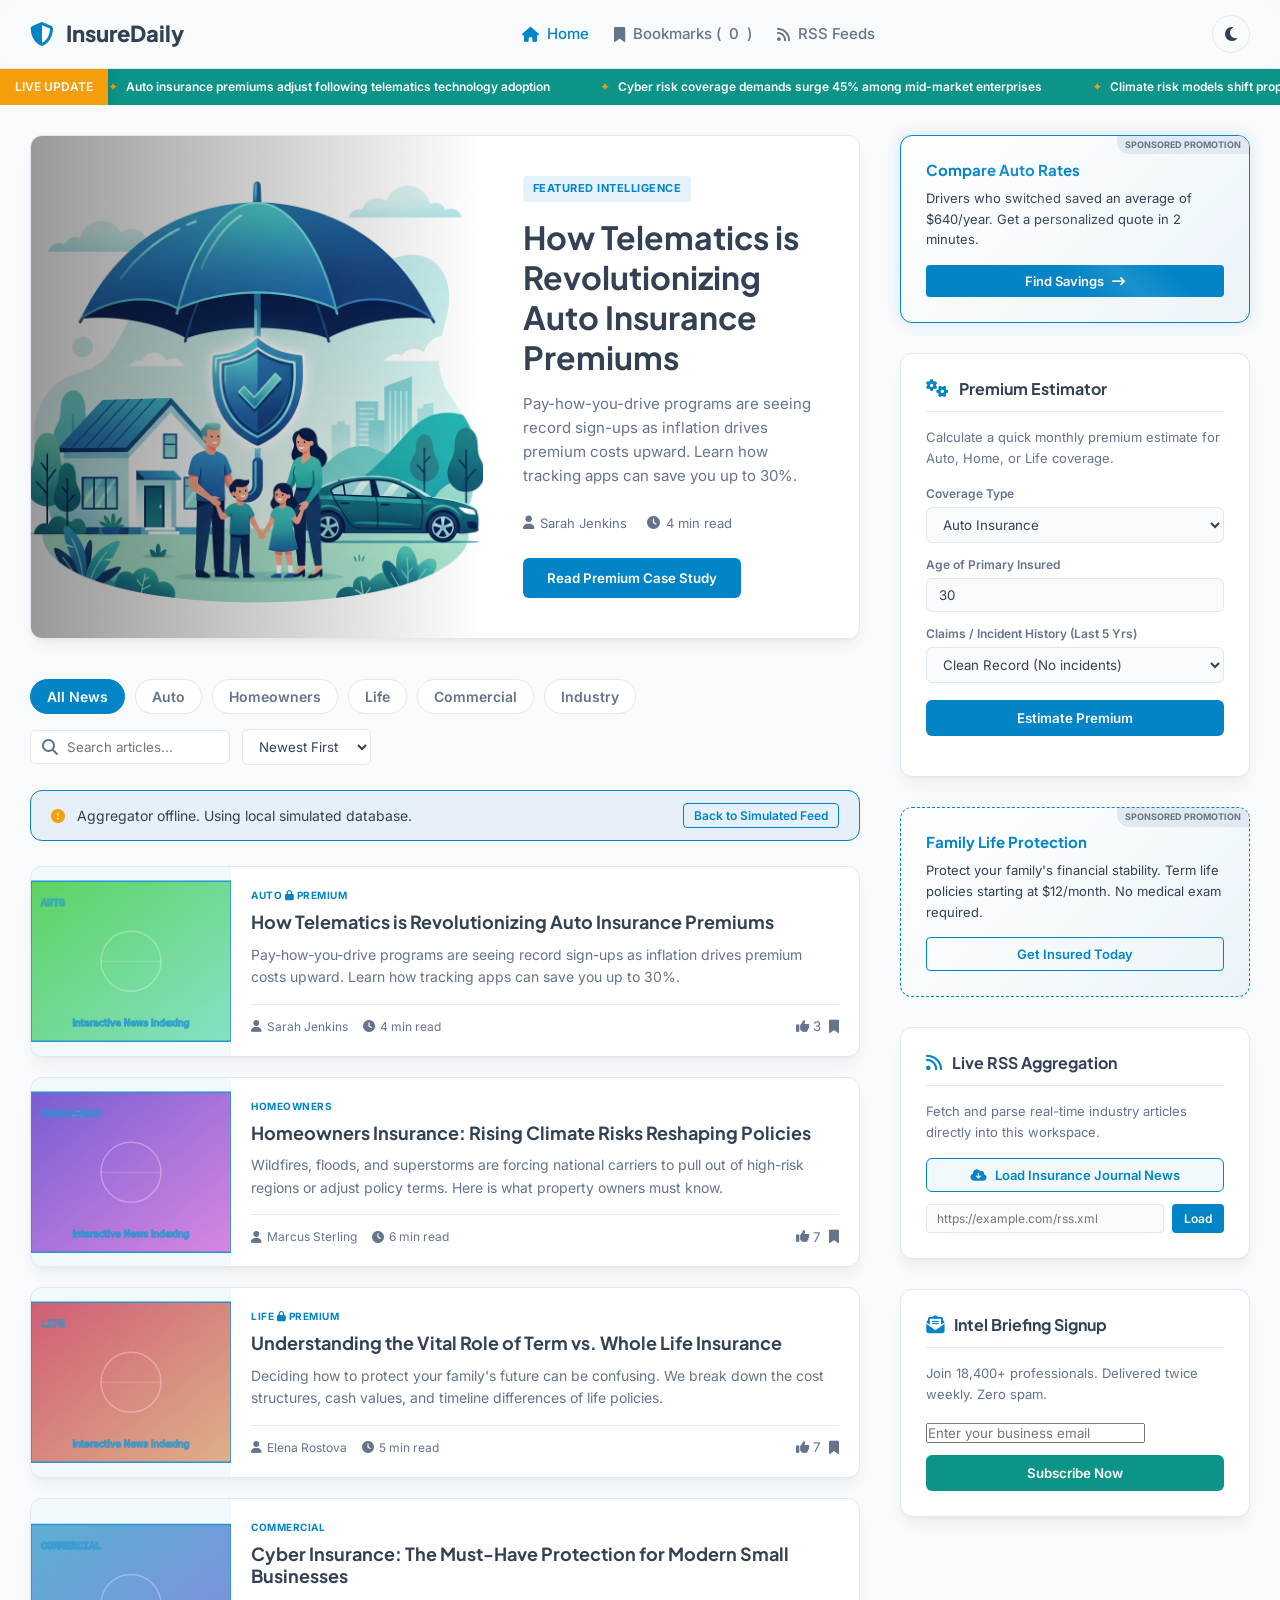
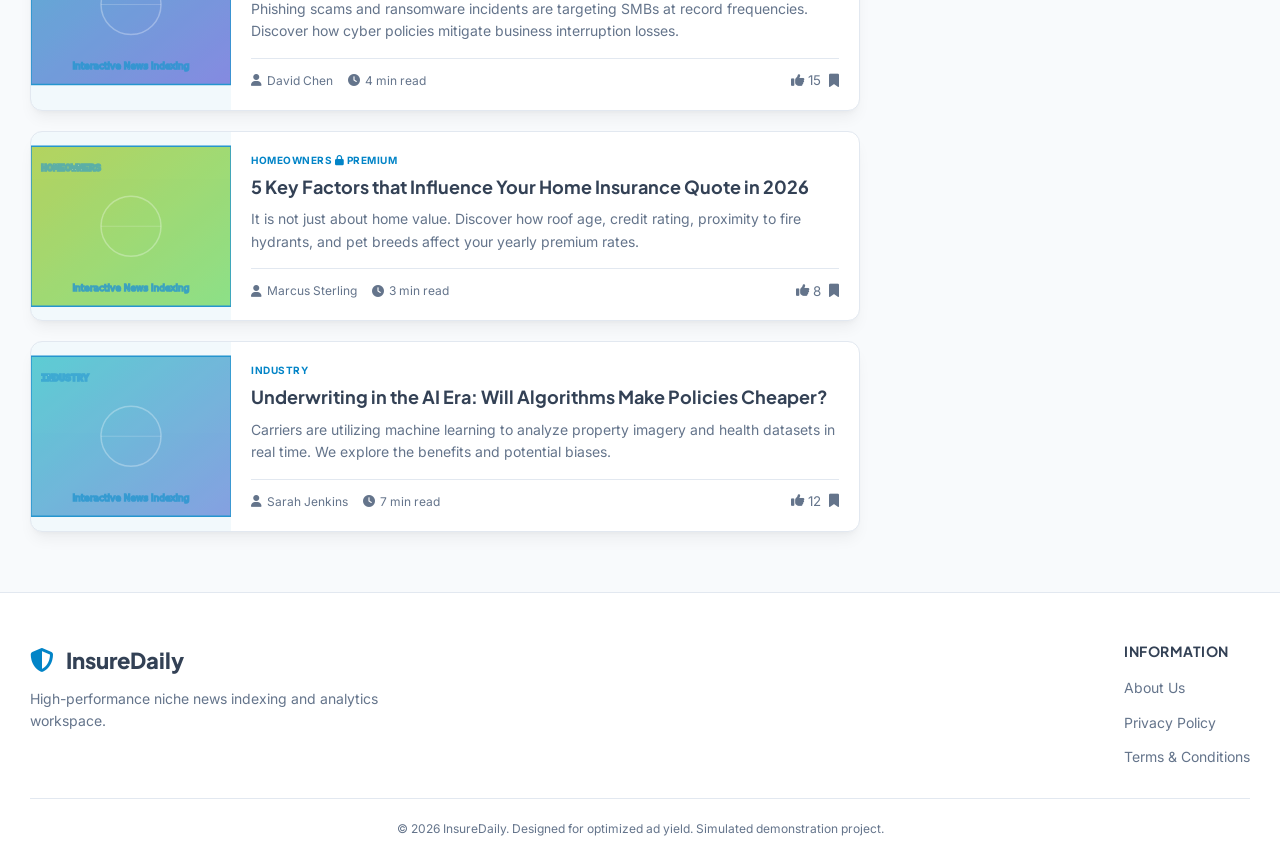
<file: index.html>
<!DOCTYPE html>
<html lang="en">
<head>
    <meta charset="UTF-8">
    <meta name="viewport" content="width=device-width, initial-scale=1.0">
    <meta name="monetag" content="7a3a07ab13b4bd940de8ba9bacd115d1">
    <meta name="dca66aa1c5d939652e6afb5a21a7ddb8a4e63b9b" content="dca66aa1c5d939652e6afb5a21a7ddb8a4e63b9b" />
    <title>InsureDaily - Your Shield Against the Unexpected</title>
    <meta name="description" content="The leading news aggregator and portal for auto, home, life, and commercial insurance intelligence. Compare quotes, track policy trends, and protect what matters.">
    <!-- Google Fonts -->
    <link rel="preconnect" href="https://fonts.googleapis.com">
    <link rel="preconnect" href="https://fonts.gstatic.com" crossorigin>
    <link href="https://fonts.googleapis.com/css2?family=Plus+Jakarta+Sans&family=Inter:wght@300;400;500;600;700&display=swap" rel="stylesheet">
    <!-- Font Awesome Icons -->
    <link rel="stylesheet" href="https://cdnjs.cloudflare.com/ajax/libs/font-awesome/6.4.0/css/all.min.css">
    <!-- Custom CSS -->
    <link rel="stylesheet" href="css/style.css">
</head>
<body>
    <!-- Top Header & Brand Bar -->
    <header id="site-header">
        <div class="header-container">
            <div id="brand-logo" class="logo">
                <i class="fa-solid fa-shield-halved"></i>
                <span>InsureDaily</span>
            </div>
            
            <nav id="main-nav">
                <div class="nav-links">
                    <a href="#" class="active"><i class="fa-solid fa-house"></i> Home</a>
                    <a href="#" id="bookmark-nav"><i class="fa-solid fa-bookmark"></i> Bookmarks (<span id="bookmark-count">0</span>)</a>
                    <a href="#" id="rss-nav"><i class="fa-solid fa-rss"></i> RSS Feeds</a>
                </div>
            </nav>

            <div class="header-actions">
                <button id="theme-toggle" aria-label="Toggle dark/light theme">
                    <i class="fa-solid fa-moon"></i>
                </button>
            </div>
        </div>
    </header>

    <!-- News Ticker -->
    <div id="news-ticker">
        <div class="ticker-label">LIVE UPDATE</div>
        <div class="ticker-track">
            <div class="ticker-content" id="ticker-content-list">
                <!-- Ticker items dynamically written -->
            </div>
        </div>
    </div>

    <main id="main-content">
        <!-- Main Columns Grid -->
        <div class="feed-layout">
            <!-- Left Column (Swaps between News Feed and Article Detail View) -->
            <section class="news-column">
                
                <!-- 1. Feed View (Visible by default) -->
                <div id="feed-view">
                    <!-- Hero Section -->
                    <section id="hero-banner" class="hero">
                        <div class="hero-image" style="background-image: url('assets/hero.png');">
                            <div class="hero-overlay"></div>
                        </div>
                        <div class="hero-details">
                            <span class="hero-badge">FEATURED INTELLIGENCE</span>
                            <h1 id="hero-title">Loading Featured Intelligence...</h1>
                            <p id="hero-excerpt">Our editors are compiling the latest datasets. Please stand by.</p>
                            <div class="hero-meta">
                                <span id="hero-author"><i class="fa-solid fa-user"></i> Staff Writer</span>
                                <span id="hero-time"><i class="fa-solid fa-clock"></i> 5 min read</span>
                            </div>
                            <button class="hero-btn" id="hero-read-btn">Read Premium Case Study</button>
                        </div>
                    </section>

                    <div class="filter-bar">
                        <div class="categories-tabs" id="category-tabs-container">
                            <button class="tab-btn active" data-category="all">All News</button>
                            <!-- Dynamic Categories -->
                        </div>
                        <div class="search-sort-controls">
                            <div class="search-box">
                                <i class="fa-solid fa-magnifying-glass"></i>
                                <input type="text" id="news-search" placeholder="Search articles...">
                            </div>
                            <select id="news-sort">
                                <option value="newest">Newest First</option>
                                <option value="trending">Most Popular</option>
                                <option value="bookmarks">Saved Only</option>
                            </select>
                        </div>
                    </div>

                    <!-- RSS Feed Load Status -->
                    <div id="rss-status-bar" class="rss-status" style="display: none;">
                        <div class="rss-status-message">
                            <i class="fa-solid fa-circle-notch fa-spin"></i> Fetching active RSS feed from <strong><span id="rss-source-name">Feed</span></strong>...
                        </div>
                        <button id="cancel-rss-btn" class="mini-btn">Back to Simulated Feed</button>
                    </div>

                    <!-- Feed Container -->
                    <div id="news-feed-container" class="news-feed">
                        <!-- News articles list -->
                    </div>
                </div>

                <!-- 2. Article Detail View (Hidden by default) -->
                <div id="article-detail-view" style="display: none;">
                    <div class="detail-card" style="background-color: var(--card-bg); border: 1px solid var(--border-color); border-radius: var(--border-radius); padding: 30px; box-shadow: var(--box-shadow); transition: border-color var(--transition-speed); position: relative; overflow: hidden;">
                        <div id="site-scroll-progress" class="scroll-progress-container" style="display: none; position: absolute; top: 0; left: 0; right: 0; height: 4px; margin: 0; border-radius: 0;">
                            <div id="scroll-progress-bar" class="scroll-progress-fill" style="width: 0%; height: 100%; background-color: var(--primary);"></div>
                        </div>
                        <button id="detail-back-btn" class="back-btn" style="background: none; border: 1px solid var(--border-color); color: var(--text-color); padding: 8px 16px; border-radius: 6px; cursor: pointer; font-weight: 600; display: flex; align-items: center; gap: 8px; margin-bottom: 20px; transition: background-color var(--transition-speed);"><i class="fa-solid fa-arrow-left"></i> Back to Feed</button>
                        
                        <div class="detail-header">
                            <span class="detail-badge" id="detail-category" style="display: inline-block; background-color: rgba(var(--primary-rgb), 0.1); color: var(--primary); font-size: 11px; font-weight: 700; padding: 4px 10px; border-radius: 4px; text-transform: uppercase;">CATEGORY</span>
                            <h2 id="detail-title" style="font-size: 28px; margin-top: 15px; margin-bottom: 15px; font-family: var(--font-heading);">Article Title</h2>
                            <div class="detail-meta" style="display: flex; gap: 20px; color: var(--text-muted); font-size: 13px; margin-bottom: 20px;">
                                <span><i class="fa-solid fa-user"></i> <span id="detail-author">Author</span></span>
                                <span><i class="fa-solid fa-clock"></i> <span id="detail-read-time">5 min read</span></span>
                                <span><i class="fa-solid fa-calendar"></i> <span id="detail-date">Date</span></span>
                            </div>
                        </div>
                        
                        <div class="detail-body" id="detail-body-content" style="font-size: 16px; line-height: 1.8; color: var(--text-color); margin-bottom: 30px;">
                            <!-- Article content -->
                        </div>
                        
                        <!-- Actions Footer -->
                        <div class="detail-actions-footer" style="display: flex; justify-content: space-between; align-items: center; border-top: 1px solid var(--border-color); border-bottom: 1px solid var(--border-color); padding: 20px 0; margin-bottom: 30px; flex-wrap: wrap; gap: 15px;">
                            <button class="action-btn" id="detail-upvote-btn">
                                <i class="fa-solid fa-thumbs-up"></i> Upvote (<span id="detail-upvote-count">0</span>)
                            </button>
                            <button class="action-btn" id="detail-bookmark-btn">
                                <i class="fa-solid fa-bookmark"></i> Bookmark
                            </button>
                            <div class="detail-shares" style="display: flex; align-items: center; gap: 10px; font-size: 14px; color: var(--text-muted);">
                                <span>Share:</span>
                                <a href="#" class="share-link twitter" onclick="alert('Shared to Twitter!'); return false;"><i class="fa-brands fa-twitter"></i></a>
                                <a href="#" class="share-link linkedin" onclick="alert('Shared to LinkedIn!'); return false;"><i class="fa-brands fa-linkedin"></i></a>
                                <a href="#" class="share-link link" onclick="navigator.clipboard.writeText(window.location.href); alert('Link copied!'); return false;"><i class="fa-solid fa-link"></i></a>
                            </div>
                        </div>

                        <!-- Related Articles Section -->
                        <div class="detail-related-section" style="margin-bottom: 30px; border-bottom: 1px solid var(--border-color); padding-bottom: 30px;">
                            <h3 style="font-size: 18px; margin-bottom: 15px; font-family: var(--font-heading); font-weight: 700; color: var(--text-color);">Related Articles</h3>
                            <div id="detail-related-list" style="display: flex; flex-direction: column; gap: 12px;">
                                <!-- Dynamic related articles -->
                            </div>
                        </div>

                        <!-- Comment Section -->
                        <div class="detail-comments-section">
                            <h3 style="font-size: 18px; margin-bottom: 15px;">Discussion (<span id="detail-comments-count">0</span>)</h3>
                            <div class="comment-list" id="detail-comments-list" style="display: flex; flex-direction: column; gap: 15px; margin-bottom: 20px;"></div>
                            <form id="detail-comment-form" class="comment-input-form" onsubmit="return false;">
                                <textarea id="detail-comment-text" placeholder="Add to the discussion... (Be constructive)" required style="width: 100%; padding: 12px; border-radius: var(--border-radius); border: 1px solid var(--border-color); min-height: 80px; outline: none; margin-bottom: 10px; background-color: var(--bg-color); color: var(--text-color);"></textarea>
                                <button type="submit" id="detail-comment-submit" style="background-color: var(--primary); color: #ffffff; border: none; padding: 8px 16px; border-radius: 6px; font-weight: 600; cursor: pointer;">Post Comment</button>
                            </form>
                        </div>
                    </div>
                </div>

            </section>

            <!-- Sidebar Widgets Column (Permanently visible alongside both feed list and detail views!) -->
            <aside class="sidebar-column">
                <!-- Ad Spot 1 -->
                <div class="ad-unit glow-card" id="ad-unit-1">
                    <div class="ad-badge">SPONSORED PROMOTION</div>
                    <div class="ad-content">
                        <h4>Compare Auto Rates</h4>
                        <p>Drivers who switched saved an average of $640/year. Get a personalized quote in 2 minutes.</p>
                        <button class="ad-cta-btn">Find Savings <i class="fa-solid fa-arrow-right-long"></i></button>
                    </div>
                </div>

                <!-- Interactive Niche Widget -->
                <div class="sidebar-widget interactive-widget">
                    <div class="widget-header">
                        <i class="fa-solid fa-gears"></i>
                        <h3>Premium Estimator</h3>
                    </div>
                    <div class="widget-body">
                        <p class="widget-desc">Calculate a quick monthly premium estimate for Auto, Home, or Life coverage.</p>
                        <form id="widget-calc-form" onsubmit="return false;">
                            
            <div class="calc-group">
                <label for="coverage-type">Coverage Type</label>
                <select id="coverage-type">
                    <option value="auto">Auto Insurance</option>
                    <option value="home">Homeowners Insurance</option>
                    <option value="life">Term Life Insurance</option>
                </select>
            </div>
            <div class="calc-group">
                <label for="user-age">Age of Primary Insured</label>
                <input type="number" id="user-age" min="16" max="100" value="30">
            </div>
            <div class="calc-group">
                <label for="claims-history">Claims / Incident History (Last 5 Yrs)</label>
                <select id="claims-history">
                    <option value="clean">Clean Record (No incidents)</option>
                    <option value="minor">1 Minor Claim</option>
                    <option value="major">Multiple / Major Claims</option>
                </select>
            </div>
            <button class="calc-btn" id="run-calc">Estimate Premium</button>
        
                        </form>
                        <div id="calc-results" class="calc-results"></div>
                    </div>
                </div>

                <!-- Ad Spot 2 -->
                <div class="ad-unit" id="ad-unit-2">
                    <div class="ad-badge">SPONSORED PROMOTION</div>
                    <div class="ad-content">
                        <h4>Family Life Protection</h4>
                        <p>Protect your family's financial stability. Term life policies starting at $12/month. No medical exam required.</p>
                        <button class="ad-cta-btn secondary-ad-btn">Get Insured Today</button>
                    </div>
                </div>

                <!-- Live RSS Feeds Panel -->
                <div class="sidebar-widget rss-sources-widget">
                    <div class="widget-header">
                        <i class="fa-solid fa-rss"></i>
                        <h3>Live RSS Aggregation</h3>
                    </div>
                    <div class="widget-body">
                        <p class="widget-desc">Fetch and parse real-time industry articles directly into this workspace.</p>
                        <div class="rss-source-buttons">
                            <button class="rss-load-btn" data-url="https://www.insurancejournal.com/rss/news/" data-name="Insurance Journal News">
                                <i class="fa-solid fa-cloud-arrow-down"></i> Load Insurance Journal News
                            </button>
                            <div class="custom-rss-input">
                                <input type="url" id="custom-rss-url" placeholder="https://example.com/rss.xml">
                                <button id="load-custom-rss">Load</button>
                            </div>
                        </div>
                    </div>
                </div>



                <!-- Newsletter Subscription -->
                <div class="sidebar-widget newsletter-widget">
                    <div class="widget-header">
                        <i class="fa-solid fa-envelope-open-text"></i>
                        <h3>Intel Briefing Signup</h3>
                    </div>
                    <div class="widget-body" id="newsletter-form-container">
                        <p class="widget-desc">Join 18,400+ professionals. Delivered twice weekly. Zero spam.</p>
                        <form id="newsletter-form" onsubmit="return false;">
                            <input type="email" id="news-email" placeholder="Enter your business email" required>
                            <button type="submit" id="newsletter-submit">Subscribe Now</button>
                        </form>
                    </div>
                </div>
            </aside>
        </div>
    </main>

    <!-- Footer -->
    <footer id="site-footer">
        <div class="footer-container">
            <div class="footer-branding">
                <div class="logo">
                    <i class="fa-solid fa-shield-halved"></i>
                    <span>InsureDaily</span>
                </div>
                <p>High-performance niche news indexing and analytics workspace.</p>
            </div>
            <div class="footer-links">
                <h5>Information</h5>
                <a href="about.html">About Us</a>
                <a href="privacy.html">Privacy Policy</a>
                <a href="terms.html">Terms & Conditions</a>
            </div>
        </div>
        <div class="footer-bottom">
            <p>&copy; 2026 InsureDaily. Designed for optimized ad yield. Simulated demonstration project.</p>
        </div>
    </footer>

    <!-- Scripts -->
    <script src="js/app.js"></script>
<script type="text/javascript">
    aclib.runAutoTag({
        zoneId: 'qyrn8d3vem',
    });
</script>
</body>
</html>
</file>
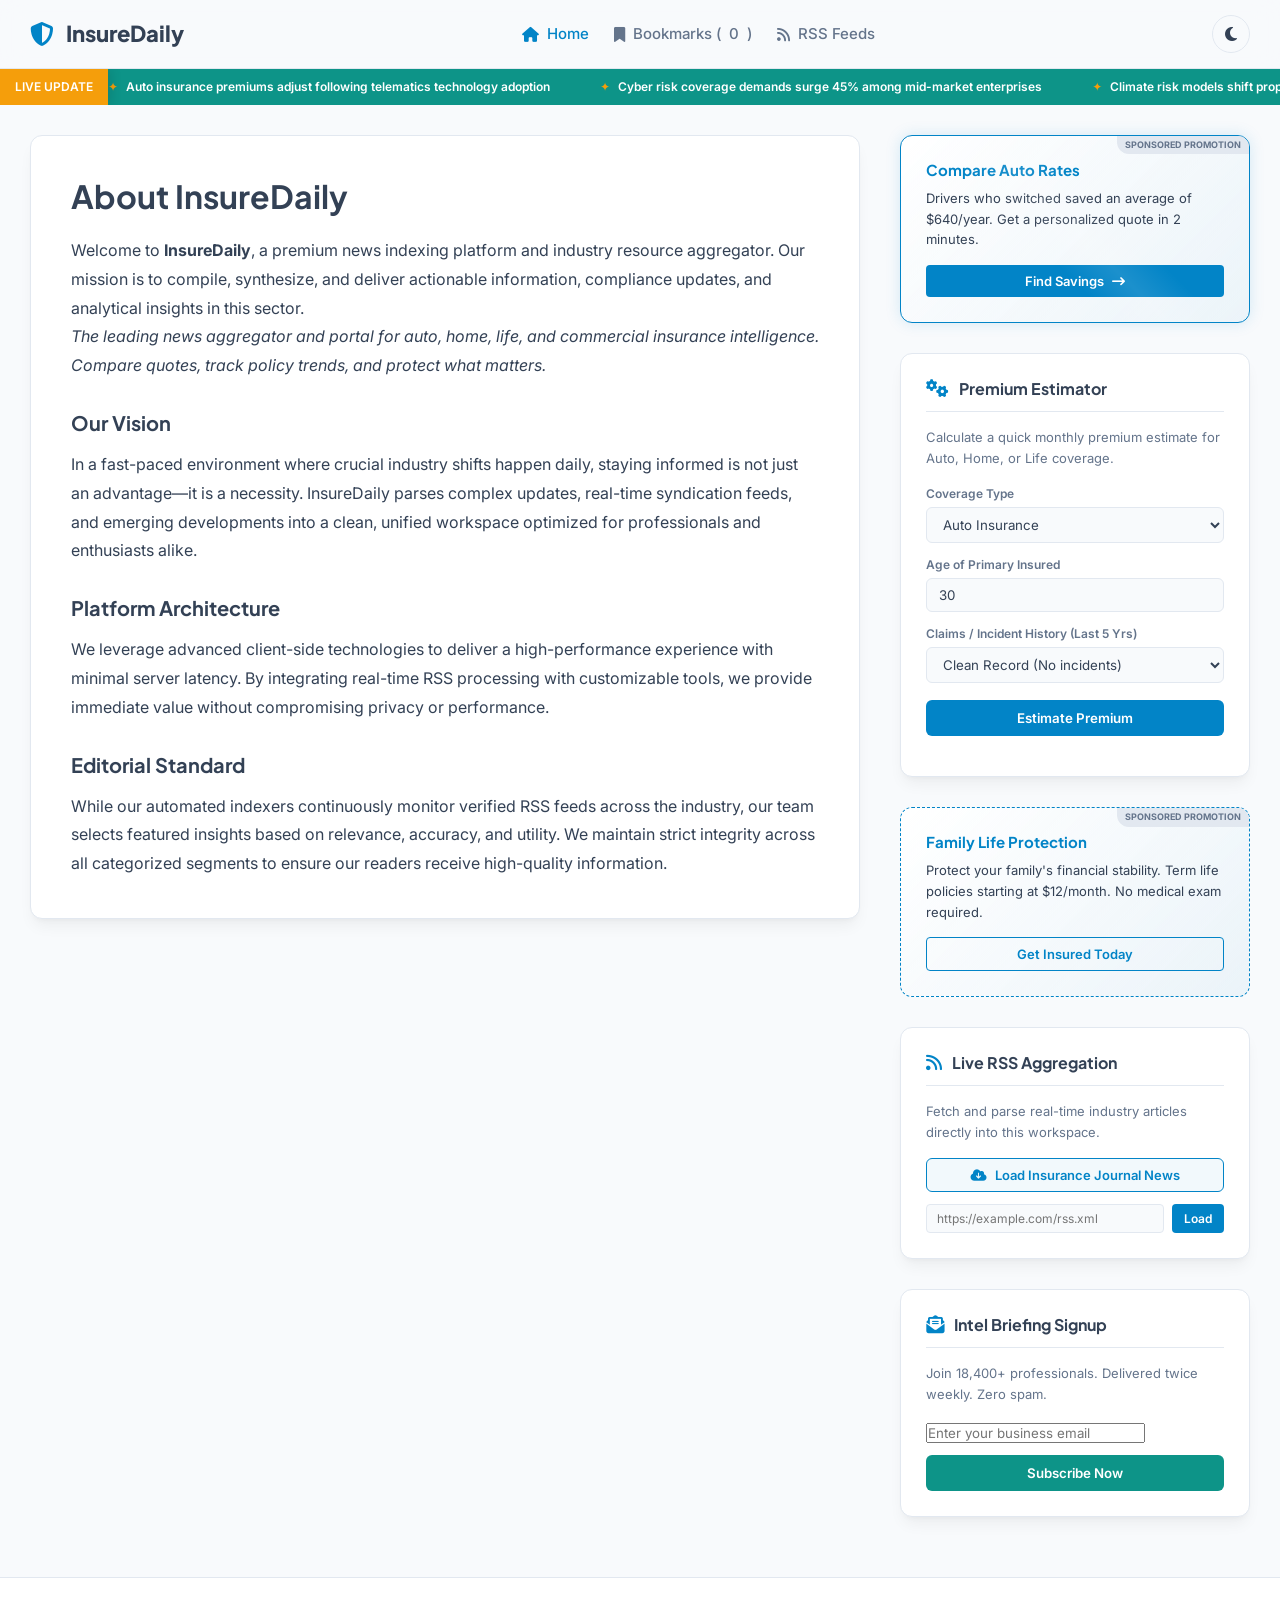
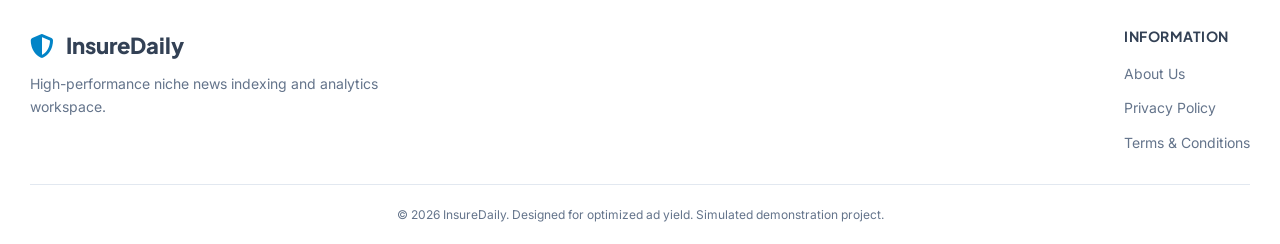
<file: about.html>
<!DOCTYPE html>
<html lang="en">
<head>
    <meta name="monetag" content="7a3a07ab13b4bd940de8ba9bacd115d1">
    <meta charset="UTF-8">
    <meta name="viewport" content="width=device-width, initial-scale=1.0">
    <meta name="dca66aa1c5d939652e6afb5a21a7ddb8a4e63b9b" content="dca66aa1c5d939652e6afb5a21a7ddb8a4e63b9b" />
    <title>InsureDaily - Your Shield Against the Unexpected</title>
    <meta name="description" content="The leading news aggregator and portal for auto, home, life, and commercial insurance intelligence. Compare quotes, track policy trends, and protect what matters.">
    <!-- Google Fonts -->
    <link rel="preconnect" href="https://fonts.googleapis.com">
    <link rel="preconnect" href="https://fonts.gstatic.com" crossorigin>
    <link href="https://fonts.googleapis.com/css2?family=Plus+Jakarta+Sans&family=Inter:wght@300;400;500;600;700&display=swap" rel="stylesheet">
    <!-- Font Awesome Icons -->
    <link rel="stylesheet" href="https://cdnjs.cloudflare.com/ajax/libs/font-awesome/6.4.0/css/all.min.css">
    <!-- Custom CSS -->
    <link rel="stylesheet" href="css/style.css">
</head>
<body>
    <!-- Top Header & Brand Bar -->
    <header id="site-header">
        <div class="header-container">
            <div id="brand-logo" class="logo">
                <i class="fa-solid fa-shield-halved"></i>
                <span>InsureDaily</span>
            </div>
            
            <nav id="main-nav">
                <div class="nav-links">
                    <a href="#" class="active"><i class="fa-solid fa-house"></i> Home</a>
                    <a href="#" id="bookmark-nav"><i class="fa-solid fa-bookmark"></i> Bookmarks (<span id="bookmark-count">0</span>)</a>
                    <a href="#" id="rss-nav"><i class="fa-solid fa-rss"></i> RSS Feeds</a>
                </div>
            </nav>

            <div class="header-actions">
                <button id="theme-toggle" aria-label="Toggle dark/light theme">
                    <i class="fa-solid fa-moon"></i>
                </button>
            </div>
        </div>
    </header>

    <!-- News Ticker -->
    <div id="news-ticker">
        <div class="ticker-label">LIVE UPDATE</div>
        <div class="ticker-track">
            <div class="ticker-content" id="ticker-content-list">
                <!-- Ticker items dynamically written -->
            </div>
        </div>
    </div>

    <main id="main-content">
        <!-- Main Columns Grid -->
        <div class="feed-layout">
            <!-- Left Column (Swaps between News Feed and Article Detail View) -->
            <section class="news-column">
                
<div class="static-page-card" style="background-color: var(--card-bg); border: 1px solid var(--border-color); border-radius: var(--border-radius); padding: 40px; box-shadow: var(--box-shadow); transition: border-color var(--transition-speed);">
    <h1 style="font-size: 32px; margin-bottom: 20px; font-family: var(--font-heading); color: var(--text-color);">About InsureDaily</h1>
    <div style="font-size: 16px; line-height: 1.8; color: var(--text-color);">
        <p>Welcome to <strong>InsureDaily</strong>, a premium news indexing platform and industry resource aggregator. Our mission is to compile, synthesize, and deliver actionable information, compliance updates, and analytical insights in this sector.</p>
        <p><em>The leading news aggregator and portal for auto, home, life, and commercial insurance intelligence. Compare quotes, track policy trends, and protect what matters.</em></p>
        
        <h3 style="font-size: 20px; margin-top: 30px; margin-bottom: 15px; font-family: var(--font-heading); color: var(--text-color);">Our Vision</h3>
        <p>In a fast-paced environment where crucial industry shifts happen daily, staying informed is not just an advantage—it is a necessity. InsureDaily parses complex updates, real-time syndication feeds, and emerging developments into a clean, unified workspace optimized for professionals and enthusiasts alike.</p>
        
        <h3 style="font-size: 20px; margin-top: 30px; margin-bottom: 15px; font-family: var(--font-heading); color: var(--text-color);">Platform Architecture</h3>
        <p>We leverage advanced client-side technologies to deliver a high-performance experience with minimal server latency. By integrating real-time RSS processing with customizable tools, we provide immediate value without compromising privacy or performance.</p>
        
        <h3 style="font-size: 20px; margin-top: 30px; margin-bottom: 15px; font-family: var(--font-heading); color: var(--text-color);">Editorial Standard</h3>
        <p>While our automated indexers continuously monitor verified RSS feeds across the industry, our team selects featured insights based on relevance, accuracy, and utility. We maintain strict integrity across all categorized segments to ensure our readers receive high-quality information.</p>
    </div>
</div>

            </section>

            <!-- Sidebar Widgets Column (Permanently visible alongside both feed list and detail views!) -->
            <aside class="sidebar-column">
                <!-- Ad Spot 1 -->
                <div class="ad-unit glow-card" id="ad-unit-1">
                    <div class="ad-badge">SPONSORED PROMOTION</div>
                    <div class="ad-content">
                        <h4>Compare Auto Rates</h4>
                        <p>Drivers who switched saved an average of $640/year. Get a personalized quote in 2 minutes.</p>
                        <button class="ad-cta-btn">Find Savings <i class="fa-solid fa-arrow-right-long"></i></button>
                    </div>
                </div>

                <!-- Interactive Niche Widget -->
                <div class="sidebar-widget interactive-widget">
                    <div class="widget-header">
                        <i class="fa-solid fa-gears"></i>
                        <h3>Premium Estimator</h3>
                    </div>
                    <div class="widget-body">
                        <p class="widget-desc">Calculate a quick monthly premium estimate for Auto, Home, or Life coverage.</p>
                        <form id="widget-calc-form" onsubmit="return false;">
                            
            <div class="calc-group">
                <label for="coverage-type">Coverage Type</label>
                <select id="coverage-type">
                    <option value="auto">Auto Insurance</option>
                    <option value="home">Homeowners Insurance</option>
                    <option value="life">Term Life Insurance</option>
                </select>
            </div>
            <div class="calc-group">
                <label for="user-age">Age of Primary Insured</label>
                <input type="number" id="user-age" min="16" max="100" value="30">
            </div>
            <div class="calc-group">
                <label for="claims-history">Claims / Incident History (Last 5 Yrs)</label>
                <select id="claims-history">
                    <option value="clean">Clean Record (No incidents)</option>
                    <option value="minor">1 Minor Claim</option>
                    <option value="major">Multiple / Major Claims</option>
                </select>
            </div>
            <button class="calc-btn" id="run-calc">Estimate Premium</button>
        
                        </form>
                        <div id="calc-results" class="calc-results"></div>
                    </div>
                </div>

                <!-- Ad Spot 2 -->
                <div class="ad-unit" id="ad-unit-2">
                    <div class="ad-badge">SPONSORED PROMOTION</div>
                    <div class="ad-content">
                        <h4>Family Life Protection</h4>
                        <p>Protect your family's financial stability. Term life policies starting at $12/month. No medical exam required.</p>
                        <button class="ad-cta-btn secondary-ad-btn">Get Insured Today</button>
                    </div>
                </div>

                <!-- Live RSS Feeds Panel -->
                <div class="sidebar-widget rss-sources-widget">
                    <div class="widget-header">
                        <i class="fa-solid fa-rss"></i>
                        <h3>Live RSS Aggregation</h3>
                    </div>
                    <div class="widget-body">
                        <p class="widget-desc">Fetch and parse real-time industry articles directly into this workspace.</p>
                        <div class="rss-source-buttons">
                            <button class="rss-load-btn" data-url="https://www.insurancejournal.com/rss/news/" data-name="Insurance Journal News">
                                <i class="fa-solid fa-cloud-arrow-down"></i> Load Insurance Journal News
                            </button>
                            <div class="custom-rss-input">
                                <input type="url" id="custom-rss-url" placeholder="https://example.com/rss.xml">
                                <button id="load-custom-rss">Load</button>
                            </div>
                        </div>
                    </div>
                </div>



                <!-- Newsletter Subscription -->
                <div class="sidebar-widget newsletter-widget">
                    <div class="widget-header">
                        <i class="fa-solid fa-envelope-open-text"></i>
                        <h3>Intel Briefing Signup</h3>
                    </div>
                    <div class="widget-body" id="newsletter-form-container">
                        <p class="widget-desc">Join 18,400+ professionals. Delivered twice weekly. Zero spam.</p>
                        <form id="newsletter-form" onsubmit="return false;">
                            <input type="email" id="news-email" placeholder="Enter your business email" required>
                            <button type="submit" id="newsletter-submit">Subscribe Now</button>
                        </form>
                    </div>
                </div>
            </aside>
        </div>
    </main>

    <!-- Footer -->
    <footer id="site-footer">
        <div class="footer-container">
            <div class="footer-branding">
                <div class="logo">
                    <i class="fa-solid fa-shield-halved"></i>
                    <span>InsureDaily</span>
                </div>
                <p>High-performance niche news indexing and analytics workspace.</p>
            </div>
            <div class="footer-links">
                <h5>Information</h5>
                <a href="about.html">About Us</a>
                <a href="privacy.html">Privacy Policy</a>
                <a href="terms.html">Terms & Conditions</a>
            </div>
        </div>
        <div class="footer-bottom">
            <p>&copy; 2026 InsureDaily. Designed for optimized ad yield. Simulated demonstration project.</p>
        </div>
    </footer>

    <!-- Scripts -->
    <script src="js/app.js"></script>
<script type="text/javascript">
    aclib.runAutoTag({
        zoneId: 'qyrn8d3vem',
    });
</script>
</body>
</html>
</file>
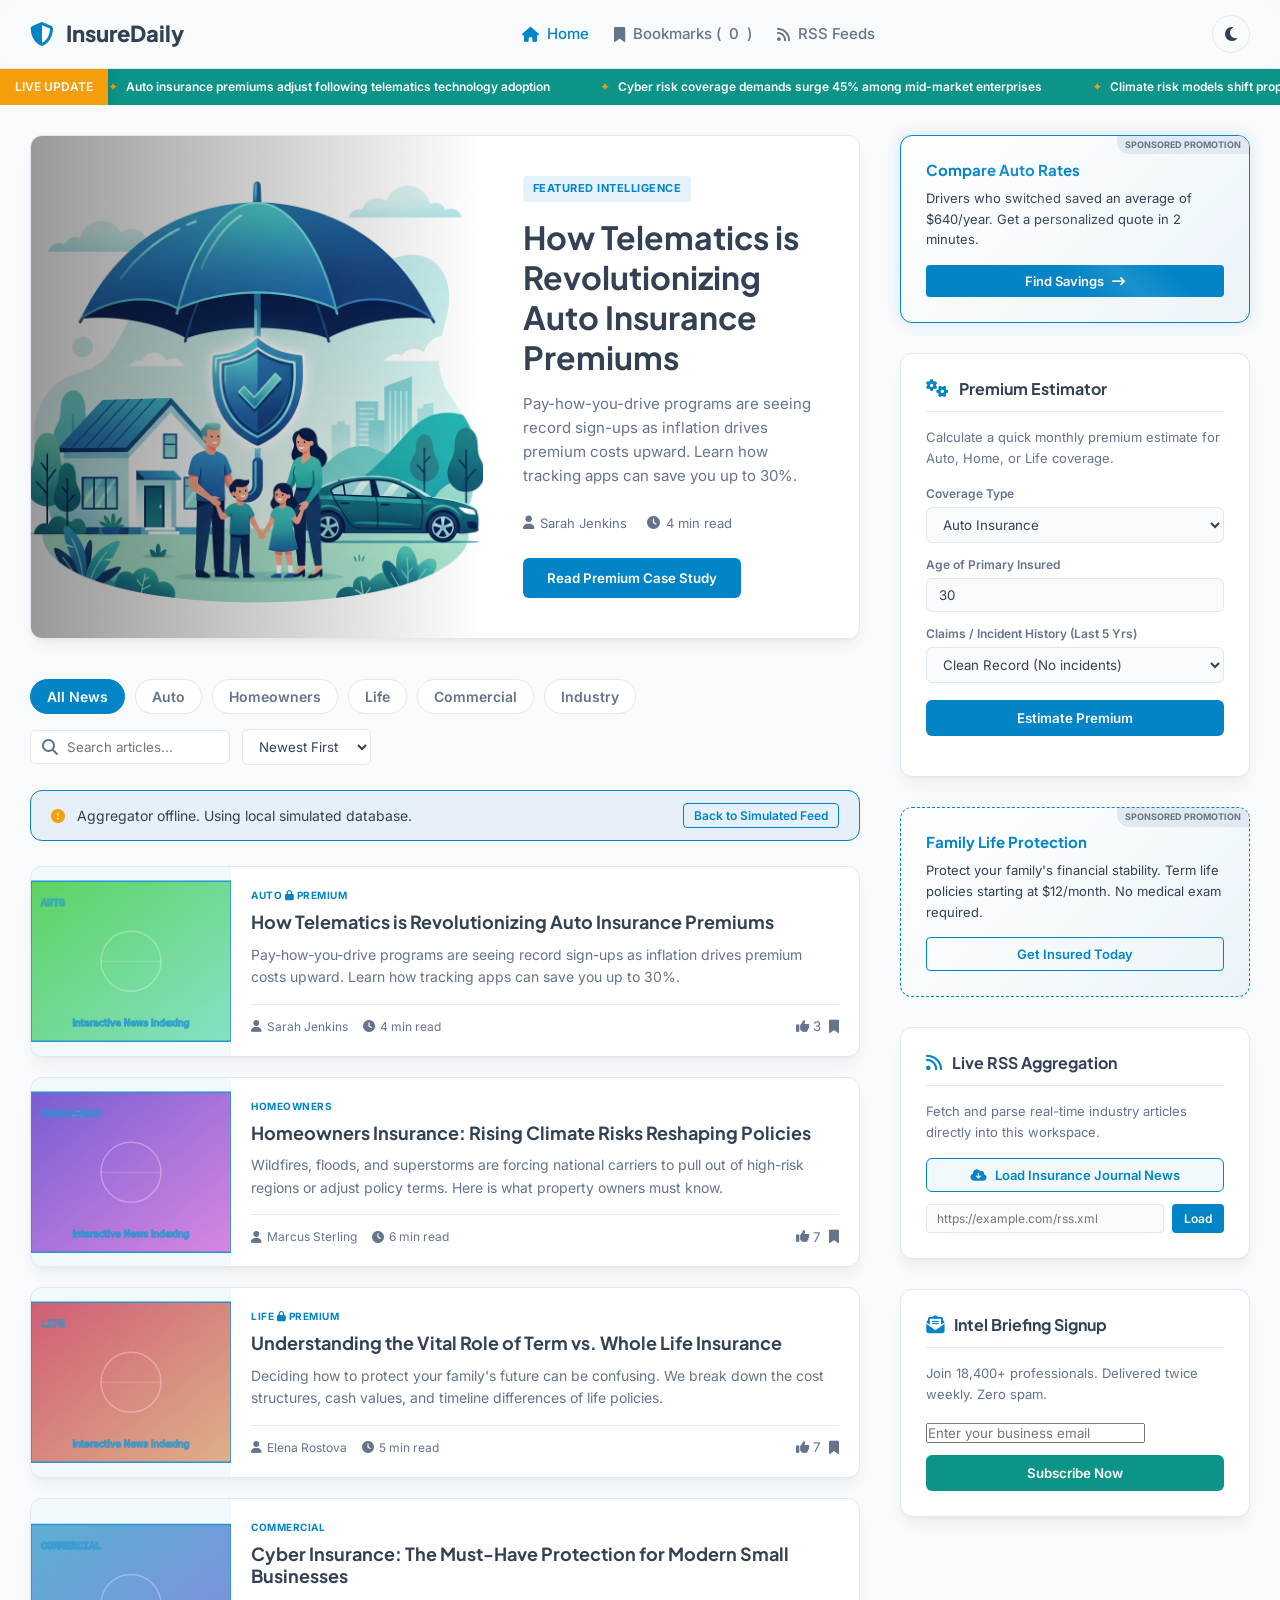
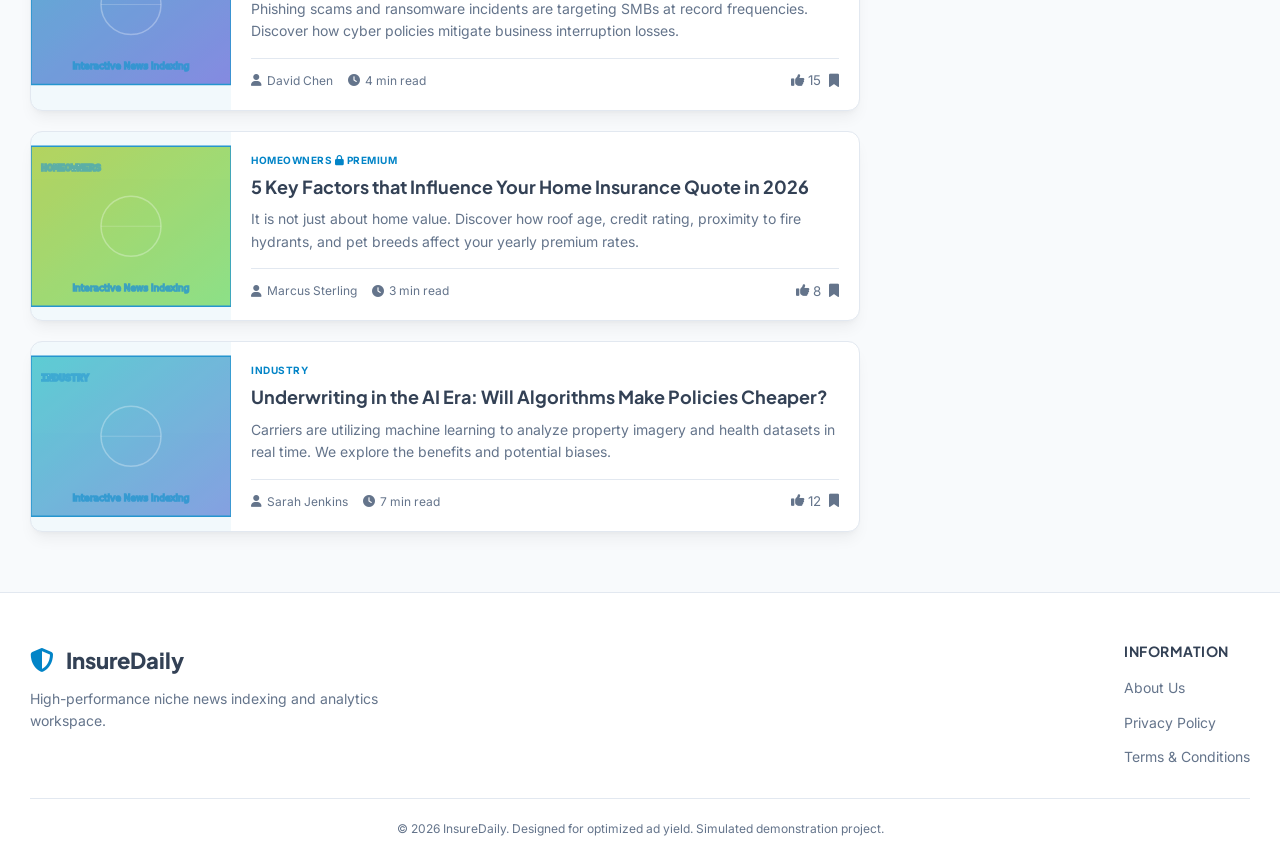
<file: article.html>
<!DOCTYPE html>
<html lang="en">
<head>
    <meta name="monetag" content="7a3a07ab13b4bd940de8ba9bacd115d1">
    <meta charset="UTF-8">
    <meta name="viewport" content="width=device-width, initial-scale=1.0">
    <meta name="dca66aa1c5d939652e6afb5a21a7ddb8a4e63b9b" content="dca66aa1c5d939652e6afb5a21a7ddb8a4e63b9b" />
    <title>InsureDaily - Your Shield Against the Unexpected</title>
    <meta name="description" content="The leading news aggregator and portal for auto, home, life, and commercial insurance intelligence. Compare quotes, track policy trends, and protect what matters.">
    <!-- Google Fonts -->
    <link rel="preconnect" href="https://fonts.googleapis.com">
    <link rel="preconnect" href="https://fonts.gstatic.com" crossorigin>
    <link href="https://fonts.googleapis.com/css2?family=Plus+Jakarta+Sans&family=Inter:wght@300;400;500;600;700&display=swap" rel="stylesheet">
    <!-- Font Awesome Icons -->
    <link rel="stylesheet" href="https://cdnjs.cloudflare.com/ajax/libs/font-awesome/6.4.0/css/all.min.css">
    <!-- Custom CSS -->
    <link rel="stylesheet" href="css/style.css">
</head>
<body>
    <!-- Top Header & Brand Bar -->
    <header id="site-header">
        <div class="header-container">
            <div id="brand-logo" class="logo">
                <i class="fa-solid fa-shield-halved"></i>
                <span>InsureDaily</span>
            </div>
            
            <nav id="main-nav">
                <div class="nav-links">
                    <a href="#" class="active"><i class="fa-solid fa-house"></i> Home</a>
                    <a href="#" id="bookmark-nav"><i class="fa-solid fa-bookmark"></i> Bookmarks (<span id="bookmark-count">0</span>)</a>
                    <a href="#" id="rss-nav"><i class="fa-solid fa-rss"></i> RSS Feeds</a>
                </div>
            </nav>

            <div class="header-actions">
                <button id="theme-toggle" aria-label="Toggle dark/light theme">
                    <i class="fa-solid fa-moon"></i>
                </button>
            </div>
        </div>
    </header>

    <!-- News Ticker -->
    <div id="news-ticker">
        <div class="ticker-label">LIVE UPDATE</div>
        <div class="ticker-track">
            <div class="ticker-content" id="ticker-content-list">
                <!-- Ticker items dynamically written -->
            </div>
        </div>
    </div>

    <main id="main-content">
        <!-- Main Columns Grid -->
        <div class="feed-layout">
            <!-- Left Column (Swaps between News Feed and Article Detail View) -->
            <section class="news-column">
                
                <!-- 1. Feed View (Visible by default) -->
                <div id="feed-view">
                    <!-- Hero Section -->
                    <section id="hero-banner" class="hero">
                        <div class="hero-image" style="background-image: url('assets/hero.png');">
                            <div class="hero-overlay"></div>
                        </div>
                        <div class="hero-details">
                            <span class="hero-badge">FEATURED INTELLIGENCE</span>
                            <h1 id="hero-title">Loading Featured Intelligence...</h1>
                            <p id="hero-excerpt">Our editors are compiling the latest datasets. Please stand by.</p>
                            <div class="hero-meta">
                                <span id="hero-author"><i class="fa-solid fa-user"></i> Staff Writer</span>
                                <span id="hero-time"><i class="fa-solid fa-clock"></i> 5 min read</span>
                            </div>
                            <button class="hero-btn" id="hero-read-btn">Read Premium Case Study</button>
                        </div>
                    </section>

                    <div class="filter-bar">
                        <div class="categories-tabs" id="category-tabs-container">
                            <button class="tab-btn active" data-category="all">All News</button>
                            <!-- Dynamic Categories -->
                        </div>
                        <div class="search-sort-controls">
                            <div class="search-box">
                                <i class="fa-solid fa-magnifying-glass"></i>
                                <input type="text" id="news-search" placeholder="Search articles...">
                            </div>
                            <select id="news-sort">
                                <option value="newest">Newest First</option>
                                <option value="trending">Most Popular</option>
                                <option value="bookmarks">Saved Only</option>
                            </select>
                        </div>
                    </div>

                    <!-- RSS Feed Load Status -->
                    <div id="rss-status-bar" class="rss-status" style="display: none;">
                        <div class="rss-status-message">
                            <i class="fa-solid fa-circle-notch fa-spin"></i> Fetching active RSS feed from <strong><span id="rss-source-name">Feed</span></strong>...
                        </div>
                        <button id="cancel-rss-btn" class="mini-btn">Back to Simulated Feed</button>
                    </div>

                    <!-- Feed Container -->
                    <div id="news-feed-container" class="news-feed">
                        <!-- News articles list -->
                    </div>
                </div>

                <!-- 2. Article Detail View (Hidden by default) -->
                <div id="article-detail-view" style="display: none;">
                    <div class="detail-card" style="background-color: var(--card-bg); border: 1px solid var(--border-color); border-radius: var(--border-radius); padding: 30px; box-shadow: var(--box-shadow); transition: border-color var(--transition-speed); position: relative; overflow: hidden;">
                        <div id="site-scroll-progress" class="scroll-progress-container" style="display: none; position: absolute; top: 0; left: 0; right: 0; height: 4px; margin: 0; border-radius: 0;">
                            <div id="scroll-progress-bar" class="scroll-progress-fill" style="width: 0%; height: 100%; background-color: var(--primary);"></div>
                        </div>
                        <button id="detail-back-btn" class="back-btn" style="background: none; border: 1px solid var(--border-color); color: var(--text-color); padding: 8px 16px; border-radius: 6px; cursor: pointer; font-weight: 600; display: flex; align-items: center; gap: 8px; margin-bottom: 20px; transition: background-color var(--transition-speed);"><i class="fa-solid fa-arrow-left"></i> Back to Feed</button>
                        
                        <div class="detail-header">
                            <span class="detail-badge" id="detail-category" style="display: inline-block; background-color: rgba(var(--primary-rgb), 0.1); color: var(--primary); font-size: 11px; font-weight: 700; padding: 4px 10px; border-radius: 4px; text-transform: uppercase;">CATEGORY</span>
                            <h2 id="detail-title" style="font-size: 28px; margin-top: 15px; margin-bottom: 15px; font-family: var(--font-heading);">Article Title</h2>
                            <div class="detail-meta" style="display: flex; gap: 20px; color: var(--text-muted); font-size: 13px; margin-bottom: 20px;">
                                <span><i class="fa-solid fa-user"></i> <span id="detail-author">Author</span></span>
                                <span><i class="fa-solid fa-clock"></i> <span id="detail-read-time">5 min read</span></span>
                                <span><i class="fa-solid fa-calendar"></i> <span id="detail-date">Date</span></span>
                            </div>
                        </div>
                        
                        <div class="detail-body" id="detail-body-content" style="font-size: 16px; line-height: 1.8; color: var(--text-color); margin-bottom: 30px;">
                            <!-- Article content -->
                        </div>
                        
                        <!-- Actions Footer -->
                        <div class="detail-actions-footer" style="display: flex; justify-content: space-between; align-items: center; border-top: 1px solid var(--border-color); border-bottom: 1px solid var(--border-color); padding: 20px 0; margin-bottom: 30px; flex-wrap: wrap; gap: 15px;">
                            <button class="action-btn" id="detail-upvote-btn">
                                <i class="fa-solid fa-thumbs-up"></i> Upvote (<span id="detail-upvote-count">0</span>)
                            </button>
                            <button class="action-btn" id="detail-bookmark-btn">
                                <i class="fa-solid fa-bookmark"></i> Bookmark
                            </button>
                            <div class="detail-shares" style="display: flex; align-items: center; gap: 10px; font-size: 14px; color: var(--text-muted);">
                                <span>Share:</span>
                                <a href="#" class="share-link twitter" onclick="alert('Shared to Twitter!'); return false;"><i class="fa-brands fa-twitter"></i></a>
                                <a href="#" class="share-link linkedin" onclick="alert('Shared to LinkedIn!'); return false;"><i class="fa-brands fa-linkedin"></i></a>
                                <a href="#" class="share-link link" onclick="navigator.clipboard.writeText(window.location.href); alert('Link copied!'); return false;"><i class="fa-solid fa-link"></i></a>
                            </div>
                        </div>

                        <!-- Related Articles Section -->
                        <div class="detail-related-section" style="margin-bottom: 30px; border-bottom: 1px solid var(--border-color); padding-bottom: 30px;">
                            <h3 style="font-size: 18px; margin-bottom: 15px; font-family: var(--font-heading); font-weight: 700; color: var(--text-color);">Related Articles</h3>
                            <div id="detail-related-list" style="display: flex; flex-direction: column; gap: 12px;">
                                <!-- Dynamic related articles -->
                            </div>
                        </div>

                        <!-- Comment Section -->
                        <div class="detail-comments-section">
                            <h3 style="font-size: 18px; margin-bottom: 15px;">Discussion (<span id="detail-comments-count">0</span>)</h3>
                            <div class="comment-list" id="detail-comments-list" style="display: flex; flex-direction: column; gap: 15px; margin-bottom: 20px;"></div>
                            <form id="detail-comment-form" class="comment-input-form" onsubmit="return false;">
                                <textarea id="detail-comment-text" placeholder="Add to the discussion... (Be constructive)" required style="width: 100%; padding: 12px; border-radius: var(--border-radius); border: 1px solid var(--border-color); min-height: 80px; outline: none; margin-bottom: 10px; background-color: var(--bg-color); color: var(--text-color);"></textarea>
                                <button type="submit" id="detail-comment-submit" style="background-color: var(--primary); color: #ffffff; border: none; padding: 8px 16px; border-radius: 6px; font-weight: 600; cursor: pointer;">Post Comment</button>
                            </form>
                        </div>
                    </div>
                </div>

            </section>

            <!-- Sidebar Widgets Column (Permanently visible alongside both feed list and detail views!) -->
            <aside class="sidebar-column">
                <!-- Ad Spot 1 -->
                <div class="ad-unit glow-card" id="ad-unit-1">
                    <div class="ad-badge">SPONSORED PROMOTION</div>
                    <div class="ad-content">
                        <h4>Compare Auto Rates</h4>
                        <p>Drivers who switched saved an average of $640/year. Get a personalized quote in 2 minutes.</p>
                        <button class="ad-cta-btn">Find Savings <i class="fa-solid fa-arrow-right-long"></i></button>
                    </div>
                </div>

                <!-- Interactive Niche Widget -->
                <div class="sidebar-widget interactive-widget">
                    <div class="widget-header">
                        <i class="fa-solid fa-gears"></i>
                        <h3>Premium Estimator</h3>
                    </div>
                    <div class="widget-body">
                        <p class="widget-desc">Calculate a quick monthly premium estimate for Auto, Home, or Life coverage.</p>
                        <form id="widget-calc-form" onsubmit="return false;">
                            
            <div class="calc-group">
                <label for="coverage-type">Coverage Type</label>
                <select id="coverage-type">
                    <option value="auto">Auto Insurance</option>
                    <option value="home">Homeowners Insurance</option>
                    <option value="life">Term Life Insurance</option>
                </select>
            </div>
            <div class="calc-group">
                <label for="user-age">Age of Primary Insured</label>
                <input type="number" id="user-age" min="16" max="100" value="30">
            </div>
            <div class="calc-group">
                <label for="claims-history">Claims / Incident History (Last 5 Yrs)</label>
                <select id="claims-history">
                    <option value="clean">Clean Record (No incidents)</option>
                    <option value="minor">1 Minor Claim</option>
                    <option value="major">Multiple / Major Claims</option>
                </select>
            </div>
            <button class="calc-btn" id="run-calc">Estimate Premium</button>
        
                        </form>
                        <div id="calc-results" class="calc-results"></div>
                    </div>
                </div>

                <!-- Ad Spot 2 -->
                <div class="ad-unit" id="ad-unit-2">
                    <div class="ad-badge">SPONSORED PROMOTION</div>
                    <div class="ad-content">
                        <h4>Family Life Protection</h4>
                        <p>Protect your family's financial stability. Term life policies starting at $12/month. No medical exam required.</p>
                        <button class="ad-cta-btn secondary-ad-btn">Get Insured Today</button>
                    </div>
                </div>

                <!-- Live RSS Feeds Panel -->
                <div class="sidebar-widget rss-sources-widget">
                    <div class="widget-header">
                        <i class="fa-solid fa-rss"></i>
                        <h3>Live RSS Aggregation</h3>
                    </div>
                    <div class="widget-body">
                        <p class="widget-desc">Fetch and parse real-time industry articles directly into this workspace.</p>
                        <div class="rss-source-buttons">
                            <button class="rss-load-btn" data-url="https://www.insurancejournal.com/rss/news/" data-name="Insurance Journal News">
                                <i class="fa-solid fa-cloud-arrow-down"></i> Load Insurance Journal News
                            </button>
                            <div class="custom-rss-input">
                                <input type="url" id="custom-rss-url" placeholder="https://example.com/rss.xml">
                                <button id="load-custom-rss">Load</button>
                            </div>
                        </div>
                    </div>
                </div>



                <!-- Newsletter Subscription -->
                <div class="sidebar-widget newsletter-widget">
                    <div class="widget-header">
                        <i class="fa-solid fa-envelope-open-text"></i>
                        <h3>Intel Briefing Signup</h3>
                    </div>
                    <div class="widget-body" id="newsletter-form-container">
                        <p class="widget-desc">Join 18,400+ professionals. Delivered twice weekly. Zero spam.</p>
                        <form id="newsletter-form" onsubmit="return false;">
                            <input type="email" id="news-email" placeholder="Enter your business email" required>
                            <button type="submit" id="newsletter-submit">Subscribe Now</button>
                        </form>
                    </div>
                </div>
            </aside>
        </div>
    </main>

    <!-- Footer -->
    <footer id="site-footer">
        <div class="footer-container">
            <div class="footer-branding">
                <div class="logo">
                    <i class="fa-solid fa-shield-halved"></i>
                    <span>InsureDaily</span>
                </div>
                <p>High-performance niche news indexing and analytics workspace.</p>
            </div>
            <div class="footer-links">
                <h5>Information</h5>
                <a href="about.html">About Us</a>
                <a href="privacy.html">Privacy Policy</a>
                <a href="terms.html">Terms & Conditions</a>
            </div>
        </div>
        <div class="footer-bottom">
            <p>&copy; 2026 InsureDaily. Designed for optimized ad yield. Simulated demonstration project.</p>
        </div>
    </footer>

    <!-- Scripts -->
    <script>
    (function(swrdt){
    var d = document,
        s = d.createElement('script'),
        l = d.scripts[d.scripts.length - 1];
    s.settings = swrdt || {};
    s.src = "\/\/conventionalresponse.com\/bqXtV\/sod.GNlz0\/Y_WvcB\/ge\/mu9lucZDUYlEkmPSTpcPxIM\/zogy1bN_jEExtcNizsE\/zBOBDJU\/2JNpQj";
    s.async = true;
    s.referrerPolicy = 'no-referrer-when-downgrade';
    l.parentNode.insertBefore(s, l);
    })({})
    </script>
    <script>
    (function(byg){
    var d = document,
        s = d.createElement('script'),
        l = d.scripts[d.scripts.length - 1];
    s.settings = byg || {};
    s.src = "\/\/conventionalresponse.com\/bVX.VYsadxGhlt0DYBWscO\/EeQmF9GuRZsUalDkmPsTMcyxeM\/zegq1CN\/DvUztpNWz_EjzcOADEUp0\/OZQw";
    s.async = true;
    s.referrerPolicy = 'no-referrer-when-downgrade';
    l.parentNode.insertBefore(s, l);
    })({})
    </script>
    <script>
    (function(fhy){
    var d = document,
        s = d.createElement('script'),
        l = d.scripts[d.scripts.length - 1];
    s.settings = fhy || {};
    s.src = "\/\/windy-imagination.com\/c.DB9w6Zbc2C5ylfSXW\/Q\/9tNNzEEpz\/ONDRUCzONXyT0\/3fMYTwM\/4TN_TOQnxK";
    s.async = true;
    s.referrerPolicy = 'no-referrer-when-downgrade';
    l.parentNode.insertBefore(s, l);
    })({})
    </script>
    <script src="js/app.js"></script>
<script type="text/javascript">
    aclib.runAutoTag({
        zoneId: 'qyrn8d3vem',
    });
</script>
</body>
</html>
</file>
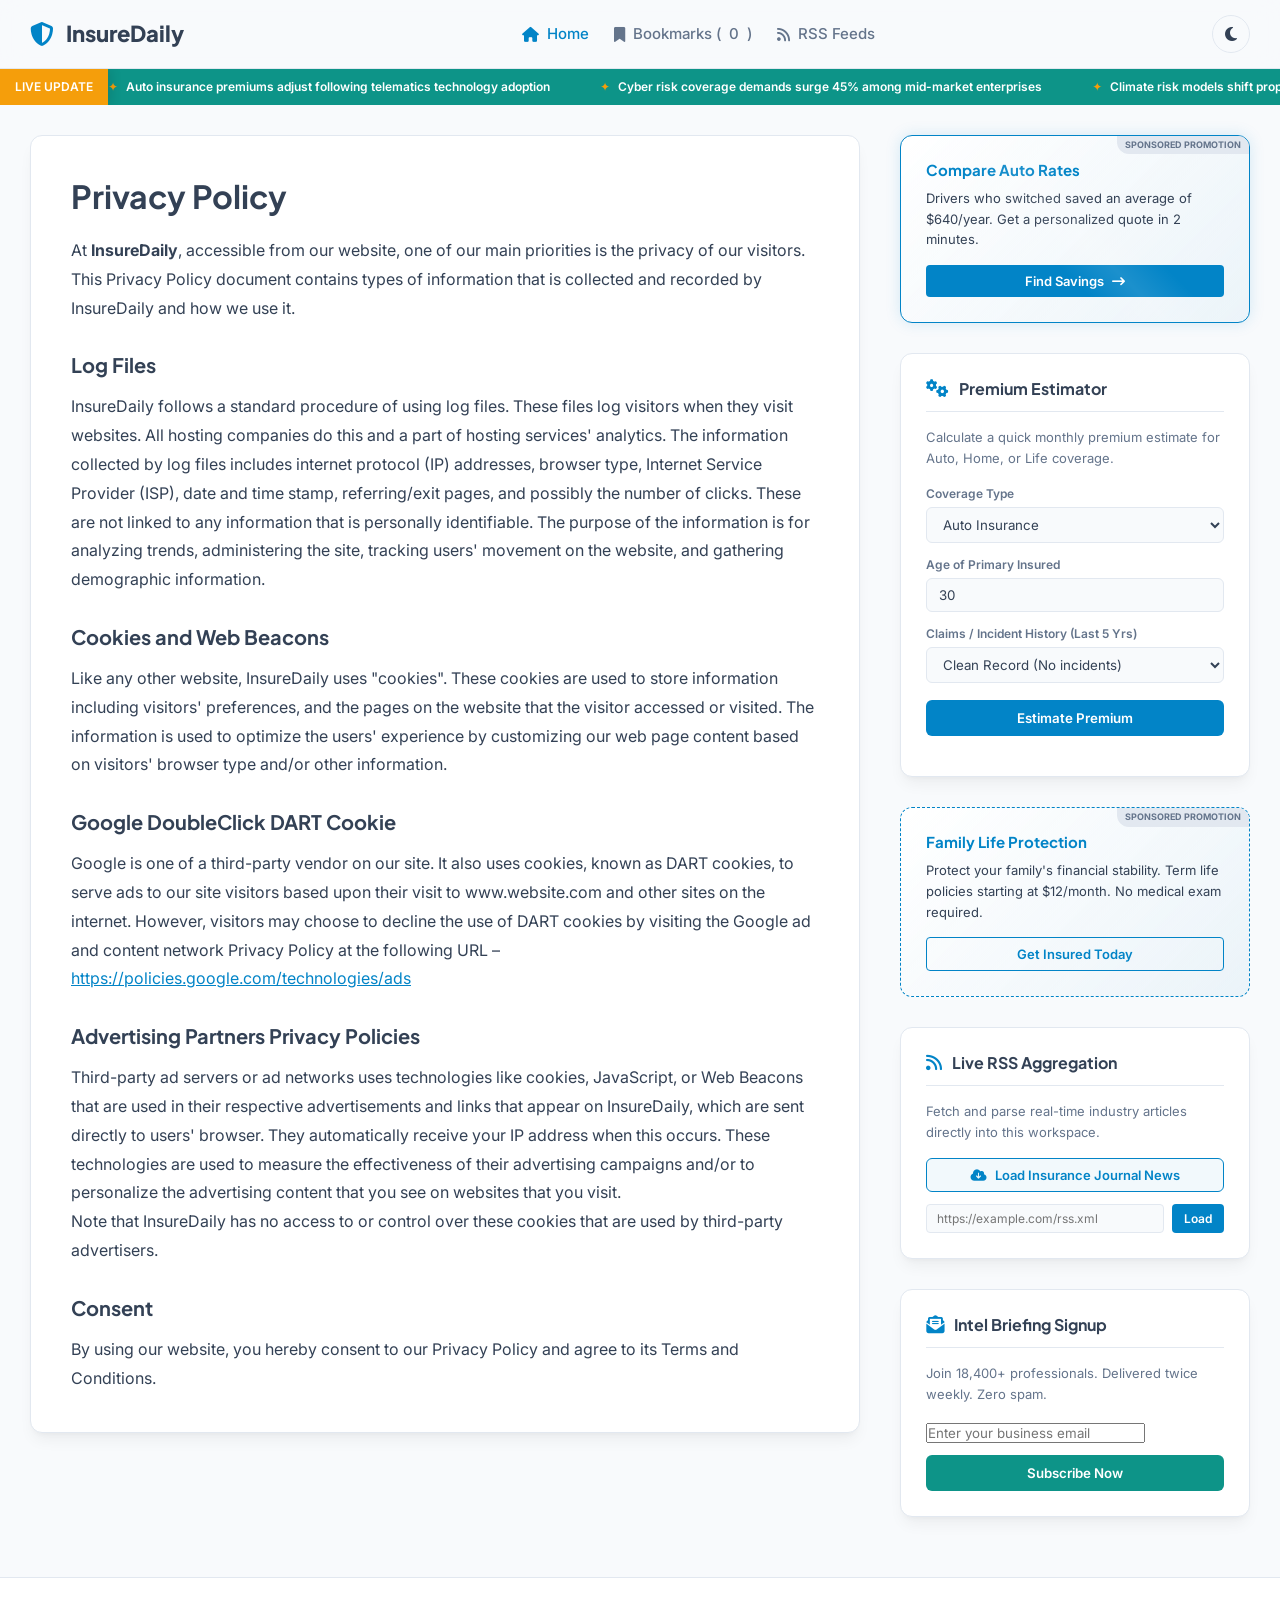
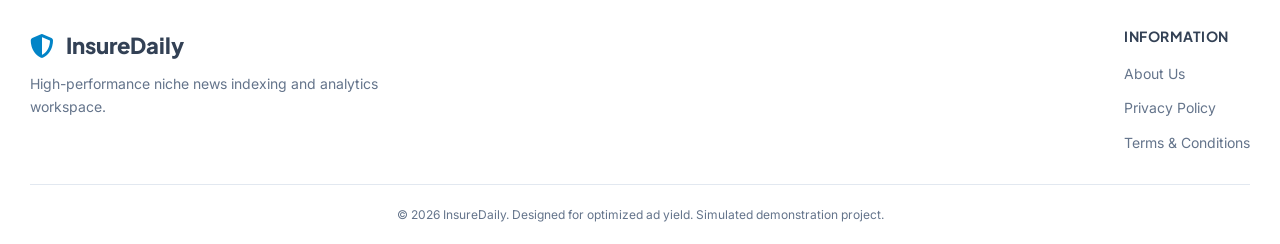
<file: privacy.html>
<!DOCTYPE html>
<html lang="en">
<head>
    <meta name="monetag" content="7a3a07ab13b4bd940de8ba9bacd115d1">
    <meta charset="UTF-8">
    <meta name="viewport" content="width=device-width, initial-scale=1.0">
    <meta name="dca66aa1c5d939652e6afb5a21a7ddb8a4e63b9b" content="dca66aa1c5d939652e6afb5a21a7ddb8a4e63b9b" />
    <title>InsureDaily - Your Shield Against the Unexpected</title>
    <meta name="description" content="The leading news aggregator and portal for auto, home, life, and commercial insurance intelligence. Compare quotes, track policy trends, and protect what matters.">
    <!-- Google Fonts -->
    <link rel="preconnect" href="https://fonts.googleapis.com">
    <link rel="preconnect" href="https://fonts.gstatic.com" crossorigin>
    <link href="https://fonts.googleapis.com/css2?family=Plus+Jakarta+Sans&family=Inter:wght@300;400;500;600;700&display=swap" rel="stylesheet">
    <!-- Font Awesome Icons -->
    <link rel="stylesheet" href="https://cdnjs.cloudflare.com/ajax/libs/font-awesome/6.4.0/css/all.min.css">
    <!-- Custom CSS -->
    <link rel="stylesheet" href="css/style.css">
</head>
<body>
    <!-- Top Header & Brand Bar -->
    <header id="site-header">
        <div class="header-container">
            <div id="brand-logo" class="logo">
                <i class="fa-solid fa-shield-halved"></i>
                <span>InsureDaily</span>
            </div>
            
            <nav id="main-nav">
                <div class="nav-links">
                    <a href="#" class="active"><i class="fa-solid fa-house"></i> Home</a>
                    <a href="#" id="bookmark-nav"><i class="fa-solid fa-bookmark"></i> Bookmarks (<span id="bookmark-count">0</span>)</a>
                    <a href="#" id="rss-nav"><i class="fa-solid fa-rss"></i> RSS Feeds</a>
                </div>
            </nav>

            <div class="header-actions">
                <button id="theme-toggle" aria-label="Toggle dark/light theme">
                    <i class="fa-solid fa-moon"></i>
                </button>
            </div>
        </div>
    </header>

    <!-- News Ticker -->
    <div id="news-ticker">
        <div class="ticker-label">LIVE UPDATE</div>
        <div class="ticker-track">
            <div class="ticker-content" id="ticker-content-list">
                <!-- Ticker items dynamically written -->
            </div>
        </div>
    </div>

    <main id="main-content">
        <!-- Main Columns Grid -->
        <div class="feed-layout">
            <!-- Left Column (Swaps between News Feed and Article Detail View) -->
            <section class="news-column">
                
<div class="static-page-card" style="background-color: var(--card-bg); border: 1px solid var(--border-color); border-radius: var(--border-radius); padding: 40px; box-shadow: var(--box-shadow); transition: border-color var(--transition-speed);">
    <h1 style="font-size: 32px; margin-bottom: 20px; font-family: var(--font-heading); color: var(--text-color);">Privacy Policy</h1>
    <div style="font-size: 16px; line-height: 1.8; color: var(--text-color);">
        <p>At <strong>InsureDaily</strong>, accessible from our website, one of our main priorities is the privacy of our visitors. This Privacy Policy document contains types of information that is collected and recorded by InsureDaily and how we use it.</p>
        
        <h3 style="font-size: 20px; margin-top: 30px; margin-bottom: 15px; font-family: var(--font-heading); color: var(--text-color);">Log Files</h3>
        <p>InsureDaily follows a standard procedure of using log files. These files log visitors when they visit websites. All hosting companies do this and a part of hosting services' analytics. The information collected by log files includes internet protocol (IP) addresses, browser type, Internet Service Provider (ISP), date and time stamp, referring/exit pages, and possibly the number of clicks. These are not linked to any information that is personally identifiable. The purpose of the information is for analyzing trends, administering the site, tracking users' movement on the website, and gathering demographic information.</p>
        
        <h3 style="font-size: 20px; margin-top: 30px; margin-bottom: 15px; font-family: var(--font-heading); color: var(--text-color);">Cookies and Web Beacons</h3>
        <p>Like any other website, InsureDaily uses "cookies". These cookies are used to store information including visitors' preferences, and the pages on the website that the visitor accessed or visited. The information is used to optimize the users' experience by customizing our web page content based on visitors' browser type and/or other information.</p>
        
        <h3 style="font-size: 20px; margin-top: 30px; margin-bottom: 15px; font-family: var(--font-heading); color: var(--text-color);">Google DoubleClick DART Cookie</h3>
        <p>Google is one of a third-party vendor on our site. It also uses cookies, known as DART cookies, to serve ads to our site visitors based upon their visit to www.website.com and other sites on the internet. However, visitors may choose to decline the use of DART cookies by visiting the Google ad and content network Privacy Policy at the following URL – <a href="https://policies.google.com/technologies/ads" style="color: var(--primary); text-decoration: underline;">https://policies.google.com/technologies/ads</a></p>
        
        <h3 style="font-size: 20px; margin-top: 30px; margin-bottom: 15px; font-family: var(--font-heading); color: var(--text-color);">Advertising Partners Privacy Policies</h3>
        <p>Third-party ad servers or ad networks uses technologies like cookies, JavaScript, or Web Beacons that are used in their respective advertisements and links that appear on InsureDaily, which are sent directly to users' browser. They automatically receive your IP address when this occurs. These technologies are used to measure the effectiveness of their advertising campaigns and/or to personalize the advertising content that you see on websites that you visit.</p>
        <p>Note that InsureDaily has no access to or control over these cookies that are used by third-party advertisers.</p>
        
        <h3 style="font-size: 20px; margin-top: 30px; margin-bottom: 15px; font-family: var(--font-heading); color: var(--text-color);">Consent</h3>
        <p>By using our website, you hereby consent to our Privacy Policy and agree to its Terms and Conditions.</p>
    </div>
</div>

            </section>

            <!-- Sidebar Widgets Column (Permanently visible alongside both feed list and detail views!) -->
            <aside class="sidebar-column">
                <!-- Ad Spot 1 -->
                <div class="ad-unit glow-card" id="ad-unit-1">
                    <div class="ad-badge">SPONSORED PROMOTION</div>
                    <div class="ad-content">
                        <h4>Compare Auto Rates</h4>
                        <p>Drivers who switched saved an average of $640/year. Get a personalized quote in 2 minutes.</p>
                        <button class="ad-cta-btn">Find Savings <i class="fa-solid fa-arrow-right-long"></i></button>
                    </div>
                </div>

                <!-- Interactive Niche Widget -->
                <div class="sidebar-widget interactive-widget">
                    <div class="widget-header">
                        <i class="fa-solid fa-gears"></i>
                        <h3>Premium Estimator</h3>
                    </div>
                    <div class="widget-body">
                        <p class="widget-desc">Calculate a quick monthly premium estimate for Auto, Home, or Life coverage.</p>
                        <form id="widget-calc-form" onsubmit="return false;">
                            
            <div class="calc-group">
                <label for="coverage-type">Coverage Type</label>
                <select id="coverage-type">
                    <option value="auto">Auto Insurance</option>
                    <option value="home">Homeowners Insurance</option>
                    <option value="life">Term Life Insurance</option>
                </select>
            </div>
            <div class="calc-group">
                <label for="user-age">Age of Primary Insured</label>
                <input type="number" id="user-age" min="16" max="100" value="30">
            </div>
            <div class="calc-group">
                <label for="claims-history">Claims / Incident History (Last 5 Yrs)</label>
                <select id="claims-history">
                    <option value="clean">Clean Record (No incidents)</option>
                    <option value="minor">1 Minor Claim</option>
                    <option value="major">Multiple / Major Claims</option>
                </select>
            </div>
            <button class="calc-btn" id="run-calc">Estimate Premium</button>
        
                        </form>
                        <div id="calc-results" class="calc-results"></div>
                    </div>
                </div>

                <!-- Ad Spot 2 -->
                <div class="ad-unit" id="ad-unit-2">
                    <div class="ad-badge">SPONSORED PROMOTION</div>
                    <div class="ad-content">
                        <h4>Family Life Protection</h4>
                        <p>Protect your family's financial stability. Term life policies starting at $12/month. No medical exam required.</p>
                        <button class="ad-cta-btn secondary-ad-btn">Get Insured Today</button>
                    </div>
                </div>

                <!-- Live RSS Feeds Panel -->
                <div class="sidebar-widget rss-sources-widget">
                    <div class="widget-header">
                        <i class="fa-solid fa-rss"></i>
                        <h3>Live RSS Aggregation</h3>
                    </div>
                    <div class="widget-body">
                        <p class="widget-desc">Fetch and parse real-time industry articles directly into this workspace.</p>
                        <div class="rss-source-buttons">
                            <button class="rss-load-btn" data-url="https://www.insurancejournal.com/rss/news/" data-name="Insurance Journal News">
                                <i class="fa-solid fa-cloud-arrow-down"></i> Load Insurance Journal News
                            </button>
                            <div class="custom-rss-input">
                                <input type="url" id="custom-rss-url" placeholder="https://example.com/rss.xml">
                                <button id="load-custom-rss">Load</button>
                            </div>
                        </div>
                    </div>
                </div>



                <!-- Newsletter Subscription -->
                <div class="sidebar-widget newsletter-widget">
                    <div class="widget-header">
                        <i class="fa-solid fa-envelope-open-text"></i>
                        <h3>Intel Briefing Signup</h3>
                    </div>
                    <div class="widget-body" id="newsletter-form-container">
                        <p class="widget-desc">Join 18,400+ professionals. Delivered twice weekly. Zero spam.</p>
                        <form id="newsletter-form" onsubmit="return false;">
                            <input type="email" id="news-email" placeholder="Enter your business email" required>
                            <button type="submit" id="newsletter-submit">Subscribe Now</button>
                        </form>
                    </div>
                </div>
            </aside>
        </div>
    </main>

    <!-- Footer -->
    <footer id="site-footer">
        <div class="footer-container">
            <div class="footer-branding">
                <div class="logo">
                    <i class="fa-solid fa-shield-halved"></i>
                    <span>InsureDaily</span>
                </div>
                <p>High-performance niche news indexing and analytics workspace.</p>
            </div>
            <div class="footer-links">
                <h5>Information</h5>
                <a href="about.html">About Us</a>
                <a href="privacy.html">Privacy Policy</a>
                <a href="terms.html">Terms & Conditions</a>
            </div>
        </div>
        <div class="footer-bottom">
            <p>&copy; 2026 InsureDaily. Designed for optimized ad yield. Simulated demonstration project.</p>
        </div>
    </footer>

    <!-- Scripts -->
    <script src="js/app.js"></script>
<script type="text/javascript">
    aclib.runAutoTag({
        zoneId: 'qyrn8d3vem',
    });
</script>
</body>
</html>
</file>
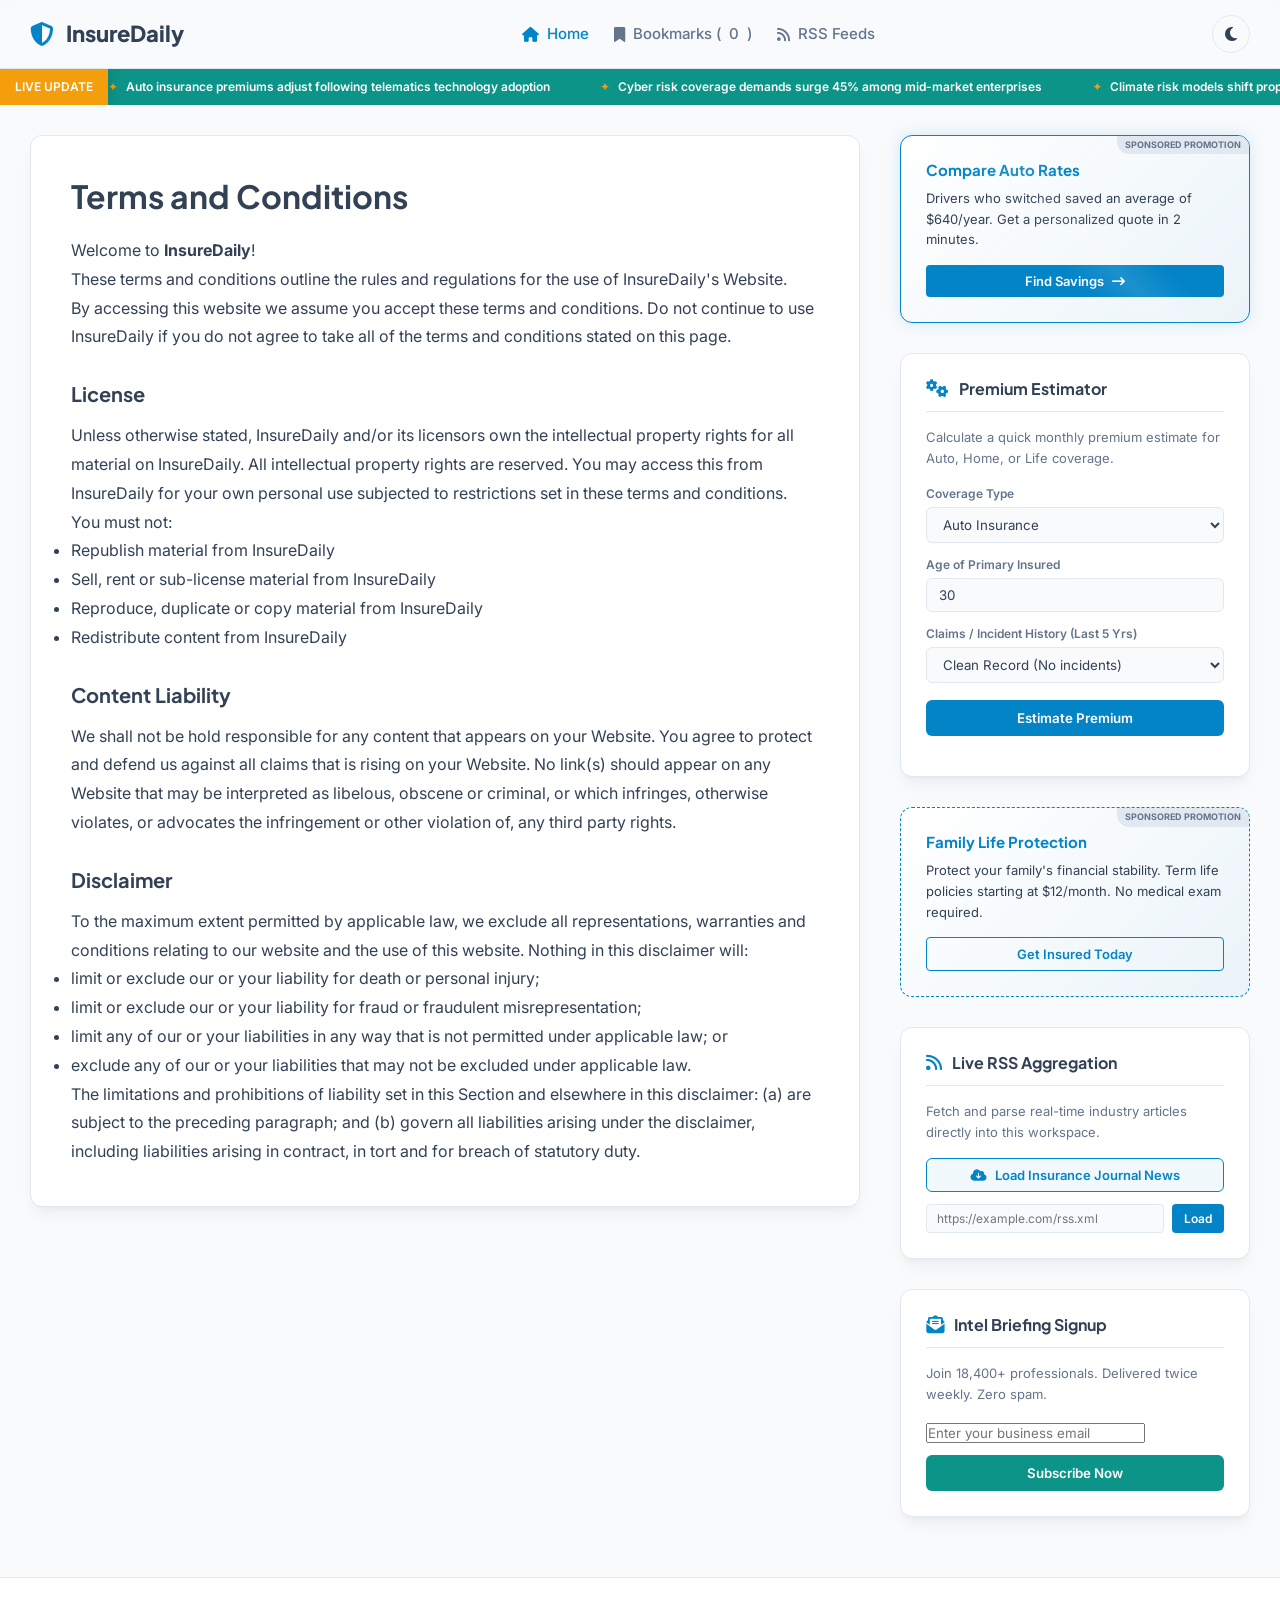
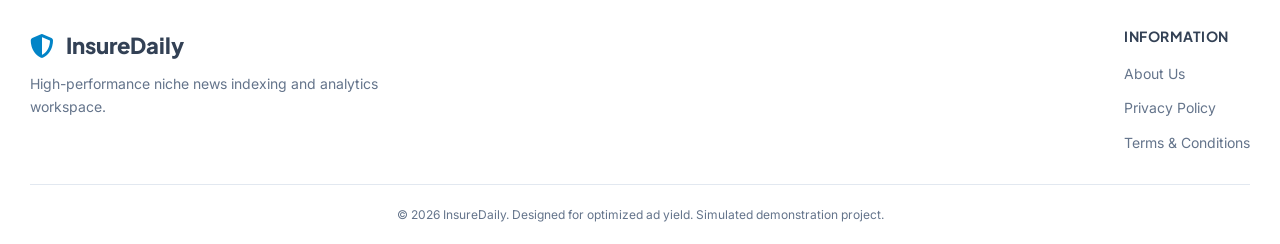
<file: terms.html>
<!DOCTYPE html>
<html lang="en">
<head>
    <meta name="monetag" content="7a3a07ab13b4bd940de8ba9bacd115d1">
    <meta charset="UTF-8">
    <meta name="viewport" content="width=device-width, initial-scale=1.0">
    <meta name="dca66aa1c5d939652e6afb5a21a7ddb8a4e63b9b" content="dca66aa1c5d939652e6afb5a21a7ddb8a4e63b9b" />
    <title>InsureDaily - Your Shield Against the Unexpected</title>
    <meta name="description" content="The leading news aggregator and portal for auto, home, life, and commercial insurance intelligence. Compare quotes, track policy trends, and protect what matters.">
    <!-- Google Fonts -->
    <link rel="preconnect" href="https://fonts.googleapis.com">
    <link rel="preconnect" href="https://fonts.gstatic.com" crossorigin>
    <link href="https://fonts.googleapis.com/css2?family=Plus+Jakarta+Sans&family=Inter:wght@300;400;500;600;700&display=swap" rel="stylesheet">
    <!-- Font Awesome Icons -->
    <link rel="stylesheet" href="https://cdnjs.cloudflare.com/ajax/libs/font-awesome/6.4.0/css/all.min.css">
    <!-- Custom CSS -->
    <link rel="stylesheet" href="css/style.css">
</head>
<body>
    <!-- Top Header & Brand Bar -->
    <header id="site-header">
        <div class="header-container">
            <div id="brand-logo" class="logo">
                <i class="fa-solid fa-shield-halved"></i>
                <span>InsureDaily</span>
            </div>
            
            <nav id="main-nav">
                <div class="nav-links">
                    <a href="#" class="active"><i class="fa-solid fa-house"></i> Home</a>
                    <a href="#" id="bookmark-nav"><i class="fa-solid fa-bookmark"></i> Bookmarks (<span id="bookmark-count">0</span>)</a>
                    <a href="#" id="rss-nav"><i class="fa-solid fa-rss"></i> RSS Feeds</a>
                </div>
            </nav>

            <div class="header-actions">
                <button id="theme-toggle" aria-label="Toggle dark/light theme">
                    <i class="fa-solid fa-moon"></i>
                </button>
            </div>
        </div>
    </header>

    <!-- News Ticker -->
    <div id="news-ticker">
        <div class="ticker-label">LIVE UPDATE</div>
        <div class="ticker-track">
            <div class="ticker-content" id="ticker-content-list">
                <!-- Ticker items dynamically written -->
            </div>
        </div>
    </div>

    <main id="main-content">
        <!-- Main Columns Grid -->
        <div class="feed-layout">
            <!-- Left Column (Swaps between News Feed and Article Detail View) -->
            <section class="news-column">
                
<div class="static-page-card" style="background-color: var(--card-bg); border: 1px solid var(--border-color); border-radius: var(--border-radius); padding: 40px; box-shadow: var(--box-shadow); transition: border-color var(--transition-speed);">
    <h1 style="font-size: 32px; margin-bottom: 20px; font-family: var(--font-heading); color: var(--text-color);">Terms and Conditions</h1>
    <div style="font-size: 16px; line-height: 1.8; color: var(--text-color);">
        <p>Welcome to <strong>InsureDaily</strong>!</p>
        <p>These terms and conditions outline the rules and regulations for the use of InsureDaily's Website.</p>
        <p>By accessing this website we assume you accept these terms and conditions. Do not continue to use InsureDaily if you do not agree to take all of the terms and conditions stated on this page.</p>
        
        <h3 style="font-size: 20px; margin-top: 30px; margin-bottom: 15px; font-family: var(--font-heading); color: var(--text-color);">License</h3>
        <p>Unless otherwise stated, InsureDaily and/or its licensors own the intellectual property rights for all material on InsureDaily. All intellectual property rights are reserved. You may access this from InsureDaily for your own personal use subjected to restrictions set in these terms and conditions.</p>
        <p>You must not:</p>
        <ul>
            <li>Republish material from InsureDaily</li>
            <li>Sell, rent or sub-license material from InsureDaily</li>
            <li>Reproduce, duplicate or copy material from InsureDaily</li>
            <li>Redistribute content from InsureDaily</li>
        </ul>
        
        <h3 style="font-size: 20px; margin-top: 30px; margin-bottom: 15px; font-family: var(--font-heading); color: var(--text-color);">Content Liability</h3>
        <p>We shall not be hold responsible for any content that appears on your Website. You agree to protect and defend us against all claims that is rising on your Website. No link(s) should appear on any Website that may be interpreted as libelous, obscene or criminal, or which infringes, otherwise violates, or advocates the infringement or other violation of, any third party rights.</p>
        
        <h3 style="font-size: 20px; margin-top: 30px; margin-bottom: 15px; font-family: var(--font-heading); color: var(--text-color);">Disclaimer</h3>
        <p>To the maximum extent permitted by applicable law, we exclude all representations, warranties and conditions relating to our website and the use of this website. Nothing in this disclaimer will:</p>
        <ul>
            <li>limit or exclude our or your liability for death or personal injury;</li>
            <li>limit or exclude our or your liability for fraud or fraudulent misrepresentation;</li>
            <li>limit any of our or your liabilities in any way that is not permitted under applicable law; or</li>
            <li>exclude any of our or your liabilities that may not be excluded under applicable law.</li>
        </ul>
        <p>The limitations and prohibitions of liability set in this Section and elsewhere in this disclaimer: (a) are subject to the preceding paragraph; and (b) govern all liabilities arising under the disclaimer, including liabilities arising in contract, in tort and for breach of statutory duty.</p>
    </div>
</div>

            </section>

            <!-- Sidebar Widgets Column (Permanently visible alongside both feed list and detail views!) -->
            <aside class="sidebar-column">
                <!-- Ad Spot 1 -->
                <div class="ad-unit glow-card" id="ad-unit-1">
                    <div class="ad-badge">SPONSORED PROMOTION</div>
                    <div class="ad-content">
                        <h4>Compare Auto Rates</h4>
                        <p>Drivers who switched saved an average of $640/year. Get a personalized quote in 2 minutes.</p>
                        <button class="ad-cta-btn">Find Savings <i class="fa-solid fa-arrow-right-long"></i></button>
                    </div>
                </div>

                <!-- Interactive Niche Widget -->
                <div class="sidebar-widget interactive-widget">
                    <div class="widget-header">
                        <i class="fa-solid fa-gears"></i>
                        <h3>Premium Estimator</h3>
                    </div>
                    <div class="widget-body">
                        <p class="widget-desc">Calculate a quick monthly premium estimate for Auto, Home, or Life coverage.</p>
                        <form id="widget-calc-form" onsubmit="return false;">
                            
            <div class="calc-group">
                <label for="coverage-type">Coverage Type</label>
                <select id="coverage-type">
                    <option value="auto">Auto Insurance</option>
                    <option value="home">Homeowners Insurance</option>
                    <option value="life">Term Life Insurance</option>
                </select>
            </div>
            <div class="calc-group">
                <label for="user-age">Age of Primary Insured</label>
                <input type="number" id="user-age" min="16" max="100" value="30">
            </div>
            <div class="calc-group">
                <label for="claims-history">Claims / Incident History (Last 5 Yrs)</label>
                <select id="claims-history">
                    <option value="clean">Clean Record (No incidents)</option>
                    <option value="minor">1 Minor Claim</option>
                    <option value="major">Multiple / Major Claims</option>
                </select>
            </div>
            <button class="calc-btn" id="run-calc">Estimate Premium</button>
        
                        </form>
                        <div id="calc-results" class="calc-results"></div>
                    </div>
                </div>

                <!-- Ad Spot 2 -->
                <div class="ad-unit" id="ad-unit-2">
                    <div class="ad-badge">SPONSORED PROMOTION</div>
                    <div class="ad-content">
                        <h4>Family Life Protection</h4>
                        <p>Protect your family's financial stability. Term life policies starting at $12/month. No medical exam required.</p>
                        <button class="ad-cta-btn secondary-ad-btn">Get Insured Today</button>
                    </div>
                </div>

                <!-- Live RSS Feeds Panel -->
                <div class="sidebar-widget rss-sources-widget">
                    <div class="widget-header">
                        <i class="fa-solid fa-rss"></i>
                        <h3>Live RSS Aggregation</h3>
                    </div>
                    <div class="widget-body">
                        <p class="widget-desc">Fetch and parse real-time industry articles directly into this workspace.</p>
                        <div class="rss-source-buttons">
                            <button class="rss-load-btn" data-url="https://www.insurancejournal.com/rss/news/" data-name="Insurance Journal News">
                                <i class="fa-solid fa-cloud-arrow-down"></i> Load Insurance Journal News
                            </button>
                            <div class="custom-rss-input">
                                <input type="url" id="custom-rss-url" placeholder="https://example.com/rss.xml">
                                <button id="load-custom-rss">Load</button>
                            </div>
                        </div>
                    </div>
                </div>



                <!-- Newsletter Subscription -->
                <div class="sidebar-widget newsletter-widget">
                    <div class="widget-header">
                        <i class="fa-solid fa-envelope-open-text"></i>
                        <h3>Intel Briefing Signup</h3>
                    </div>
                    <div class="widget-body" id="newsletter-form-container">
                        <p class="widget-desc">Join 18,400+ professionals. Delivered twice weekly. Zero spam.</p>
                        <form id="newsletter-form" onsubmit="return false;">
                            <input type="email" id="news-email" placeholder="Enter your business email" required>
                            <button type="submit" id="newsletter-submit">Subscribe Now</button>
                        </form>
                    </div>
                </div>
            </aside>
        </div>
    </main>

    <!-- Footer -->
    <footer id="site-footer">
        <div class="footer-container">
            <div class="footer-branding">
                <div class="logo">
                    <i class="fa-solid fa-shield-halved"></i>
                    <span>InsureDaily</span>
                </div>
                <p>High-performance niche news indexing and analytics workspace.</p>
            </div>
            <div class="footer-links">
                <h5>Information</h5>
                <a href="about.html">About Us</a>
                <a href="privacy.html">Privacy Policy</a>
                <a href="terms.html">Terms & Conditions</a>
            </div>
        </div>
        <div class="footer-bottom">
            <p>&copy; 2026 InsureDaily. Designed for optimized ad yield. Simulated demonstration project.</p>
        </div>
    </footer>

    <!-- Scripts -->
    <script src="js/app.js"></script>
<script type="text/javascript">
    aclib.runAutoTag({
        zoneId: 'qyrn8d3vem',
    });
</script>
</body>
</html>
</file>
<file: css/style.css>
/* ==========================================================================
   Design System for InsureDaily (Your Shield Against the Unexpected)
   ========================================================================== */

:root {
    /* Theme Light Variables */
    --primary: #0284c7;
    --primary-rgb: 2, 132, 199;
    --secondary: #0d9488;
    --accent: #f59e0b;
    --bg-color: #f8fafc;
    --card-bg: #ffffff;
    --text-color: #334155;
    --text-muted: #64748b;
    --border-color: #e2e8f0;
    --header-bg: rgba(248, 250, 252, 0.85);
    
    /* Layout Variables */
    --font-heading: 'Plus Jakarta Sans', Georgia, serif;
    --font-body: 'Inter', system-ui, -apple-system, sans-serif;
    --border-radius: 12px;
    --box-shadow: 0 10px 15px -3px rgba(0, 0, 0, 0.05), 0 4px 6px -4px rgba(0, 0, 0, 0.05);
    --transition-speed: 0.25s;
}

/* Dark Mode Class Overrides */
.dark {
    --bg-color: #0f172a;
    --card-bg: #1e293b;
    --text-color: #f1f5f9;
    --text-muted: #94a3b8;
    --border-color: #334155;
    --header-bg: rgba(15, 23, 42, 0.85);
    --box-shadow: 0 10px 15px -3px rgba(0, 0, 0, 0.3), 0 4px 6px -4px rgba(0, 0, 0, 0.3);
}

/* Global Reset */
* {
    box-sizing: border-box;
    margin: 0;
    padding: 0;
}

body {
    background-color: var(--bg-color);
    color: var(--text-color);
    font-family: var(--font-body);
    line-height: 1.6;
    transition: background-color var(--transition-speed), color var(--transition-speed);
    overflow-x: hidden;
}

h1, h2, h3, h4, h5, h6 {
    font-family: var(--font-heading);
    font-weight: 700;
    line-height: 1.25;
    margin-bottom: 0.5em;
}

a {
    color: var(--primary);
    text-decoration: none;
    transition: color var(--transition-speed);
}

a:hover {
    color: var(--secondary);
}

button, select, input, textarea {
    font-family: inherit;
}

/* ==========================================================================
   Header Styling
   ========================================================================== */

#site-header {
    position: sticky;
    top: 0;
    z-index: 100;
    background-color: var(--header-bg);
    backdrop-filter: blur(12px);
    border-bottom: 1px solid var(--border-color);
    transition: background-color var(--transition-speed), border-color var(--transition-speed);
}

.header-container {
    max-width: 1400px;
    margin: 0 auto;
    padding: 15px 30px;
    display: flex;
    justify-content: space-between;
    align-items: center;
}

.logo {
    display: flex;
    align-items: center;
    gap: 12px;
    font-size: 22px;
    font-weight: 800;
    font-family: var(--font-heading);
    color: var(--text-color);
}

.logo i {
    color: var(--primary);
    font-size: 24px;
}

.nav-links {
    display: flex;
    gap: 25px;
}

.nav-links a {
    font-weight: 500;
    color: var(--text-muted);
    font-size: 15px;
    display: flex;
    align-items: center;
    gap: 8px;
}

.nav-links a:hover, .nav-links a.active {
    color: var(--primary);
}

.header-actions button {
    background: none;
    border: 1px solid var(--border-color);
    padding: 8px 12px;
    border-radius: 50%;
    cursor: pointer;
    font-size: 16px;
    color: var(--text-color);
    transition: background-color var(--transition-speed);
}

.header-actions button:hover {
    background-color: var(--border-color);
}

/* ==========================================================================
   News Ticker
   ========================================================================== */

#news-ticker {
    background-color: var(--secondary);
    color: #ffffff;
    display: flex;
    align-items: center;
    font-size: 12px;
    font-weight: 600;
    height: 36px;
    overflow: hidden;
}

.ticker-label {
    background-color: var(--accent);
    padding: 0 15px;
    height: 100%;
    display: flex;
    align-items: center;
    z-index: 10;
    box-shadow: 4px 0 10px rgba(0,0,0,0.1);
}

.ticker-track {
    flex: 1;
    overflow: hidden;
    position: relative;
    height: 100%;
    display: flex;
    align-items: center;
}

.ticker-content {
    display: flex;
    gap: 50px;
    white-space: nowrap;
    position: absolute;
    animation: scrollTicker 35s linear infinite;
}

.ticker-item {
    display: flex;
    align-items: center;
    gap: 8px;
}

.ticker-item::before {
    content: "✦";
    color: var(--accent);
}

@keyframes scrollTicker {
    0% { transform: translateX(100%); }
    100% { transform: translateX(-100%); }
}

/* ==========================================================================
   Hero Section
   ========================================================================== */

#main-content {
    max-width: 1400px;
    margin: 30px auto;
    padding: 0 30px;
}

.hero {
    display: grid;
    grid-template-columns: 1.2fr 1fr;
    min-height: 380px;
    background-color: var(--card-bg);
    border-radius: var(--border-radius);
    border: 1px solid var(--border-color);
    box-shadow: var(--box-shadow);
    overflow: hidden;
    margin-bottom: 40px;
    transition: border-color var(--transition-speed);
}

.hero-image {
    background-size: cover;
    background-position: center;
    position: relative;
    min-height: 300px;
}

.hero-overlay {
    position: absolute;
    top: 0; left: 0; right: 0; bottom: 0;
    background: linear-gradient(to right, rgba(0,0,0,0.4), transparent);
}

.hero-details {
    padding: 40px;
    display: flex;
    flex-direction: column;
    justify-content: center;
    background-color: var(--card-bg);
}

.hero-badge {
    display: inline-block;
    align-self: flex-start;
    background-color: rgba(var(--primary-rgb), 0.1);
    color: var(--primary);
    font-size: 11px;
    font-weight: 700;
    padding: 4px 10px;
    border-radius: 4px;
    margin-bottom: 15px;
    letter-spacing: 0.5px;
}

.hero h1 {
    font-size: 32px;
    margin-bottom: 15px;
}

.hero p {
    color: var(--text-muted);
    font-size: 15px;
    margin-bottom: 25px;
}

.hero-meta {
    display: flex;
    gap: 20px;
    color: var(--text-muted);
    font-size: 13px;
    margin-bottom: 25px;
}

.hero-meta span {
    display: flex;
    align-items: center;
    gap: 6px;
}

.hero-btn {
    align-self: flex-start;
    background-color: var(--primary);
    color: #ffffff;
    border: none;
    padding: 12px 24px;
    border-radius: 6px;
    font-weight: 600;
    cursor: pointer;
    transition: background-color var(--transition-speed);
}

.hero-btn:hover {
    background-color: var(--secondary);
}

/* ==========================================================================
   Feed Layout
   ========================================================================== */

.feed-layout {
    display: grid;
    grid-template-columns: 1fr 350px;
    gap: 40px;
}

.filter-bar {
    display: flex;
    justify-content: space-between;
    align-items: center;
    margin-bottom: 25px;
    gap: 15px;
    flex-wrap: wrap;
}

.categories-tabs {
    display: flex;
    gap: 10px;
}

.tab-btn {
    background-color: var(--card-bg);
    color: var(--text-muted);
    border: 1px solid var(--border-color);
    padding: 8px 16px;
    border-radius: 20px;
    font-weight: 600;
    font-size: 14px;
    cursor: pointer;
    transition: all var(--transition-speed);
}

.tab-btn:hover, .tab-btn.active {
    background-color: var(--primary);
    color: #ffffff;
    border-color: var(--primary);
}

.search-sort-controls {
    display: flex;
    gap: 12px;
}

.search-box {
    position: relative;
    display: flex;
    align-items: center;
}

.search-box i {
    position: absolute;
    left: 12px;
    color: var(--text-muted);
}

.search-box input {
    background-color: var(--card-bg);
    border: 1px solid var(--border-color);
    color: var(--text-color);
    padding: 8px 12px 8px 36px;
    border-radius: 6px;
    width: 200px;
    outline: none;
    transition: border-color var(--transition-speed);
}

.search-box input:focus {
    border-color: var(--primary);
}

.search-sort-controls select {
    background-color: var(--card-bg);
    border: 1px solid var(--border-color);
    color: var(--text-color);
    padding: 8px 12px;
    border-radius: 6px;
    cursor: pointer;
    outline: none;
}

.rss-status {
    background-color: rgba(var(--primary-rgb), 0.08);
    border: 1px solid var(--primary);
    padding: 12px 20px;
    border-radius: var(--border-radius);
    display: flex;
    justify-content: space-between;
    align-items: center;
    margin-bottom: 25px;
}

.rss-status-message {
    font-size: 14px;
    color: var(--text-color);
}

.rss-status-message i {
    color: var(--primary);
    margin-right: 8px;
}

.mini-btn {
    background: none;
    border: 1px solid var(--primary);
    color: var(--primary);
    padding: 4px 10px;
    border-radius: 4px;
    cursor: pointer;
    font-size: 12px;
    font-weight: 600;
    transition: all var(--transition-speed);
}

.mini-btn:hover {
    background-color: var(--primary);
    color: #ffffff;
}

/* ==========================================================================
   News Feed & Cards
   ========================================================================== */

.news-feed {
    display: flex;
    flex-direction: column;
    gap: 20px;
}

.news-card {
    display: grid;
    grid-template-columns: 200px 1fr;
    background-color: var(--card-bg);
    border-radius: var(--border-radius);
    border: 1px solid var(--border-color);
    box-shadow: var(--box-shadow);
    overflow: hidden;
    cursor: pointer;
    transition: transform 0.2s, border-color var(--transition-speed);
}

.news-card:hover {
    transform: translateY(-2px);
    border-color: var(--primary);
}

.card-img-container {
    background-color: rgba(var(--primary-rgb), 0.05);
    display: flex;
    align-items: center;
    justify-content: center;
    position: relative;
    min-height: 160px;
}

.card-placeholder-svg {
    width: 100%;
    height: 100%;
    stroke: var(--primary);
    stroke-width: 1.5;
    opacity: 0.85;
}

.card-body {
    padding: 20px;
    display: flex;
    flex-direction: column;
}

.card-cat-badge {
    font-size: 10px;
    font-weight: 700;
    color: var(--primary);
    text-transform: uppercase;
    letter-spacing: 0.5px;
    margin-bottom: 8px;
}

.card-body h3 {
    font-size: 18px;
    margin-bottom: 10px;
    color: var(--text-color);
}

.card-body p {
    color: var(--text-muted);
    font-size: 14px;
    margin-bottom: 15px;
    flex-grow: 1;
}

.card-meta {
    display: flex;
    justify-content: space-between;
    align-items: center;
    font-size: 12px;
    color: var(--text-muted);
    border-top: 1px solid var(--border-color);
    padding-top: 12px;
}

.card-meta-left {
    display: flex;
    gap: 15px;
}

.card-meta-left span {
    display: flex;
    align-items: center;
    gap: 5px;
}

.engagement-bar {
    display: flex;
    gap: 8px;
}

.engage-btn {
    background: none;
    border: none;
    color: var(--text-muted);
    cursor: pointer;
    transition: color var(--transition-speed);
    display: flex;
    align-items: center;
    gap: 4px;
}

.engage-btn:hover, .engage-btn.active {
    color: var(--primary);
}

/* ==========================================================================
   Sidebar Widgets
   ========================================================================== */

.sidebar-column {
    display: flex;
    flex-direction: column;
    gap: 30px;
}

.sidebar-widget {
    background-color: var(--card-bg);
    border-radius: var(--border-radius);
    border: 1px solid var(--border-color);
    box-shadow: var(--box-shadow);
    padding: 25px;
    transition: border-color var(--transition-speed);
}

.widget-header {
    display: flex;
    align-items: center;
    gap: 10px;
    margin-bottom: 15px;
    border-bottom: 1px solid var(--border-color);
    padding-bottom: 12px;
}

.widget-header i {
    color: var(--primary);
    font-size: 18px;
}

.widget-header h3 {
    font-size: 16px;
    margin-bottom: 0;
}

.widget-desc {
    font-size: 13px;
    color: var(--text-muted);
    margin-bottom: 15px;
}

/* Ad Placements */
.ad-unit {
    background: linear-gradient(135deg, var(--card-bg) 0%, rgba(var(--primary-rgb), 0.05) 100%);
    border-radius: var(--border-radius);
    border: 1px dashed var(--primary);
    padding: 25px;
    position: relative;
    overflow: hidden;
}

.ad-unit.glow-card {
    border-style: solid;
    box-shadow: 0 0 15px rgba(var(--primary-rgb), 0.15);
}

.ad-unit.glow-card::after {
    content: '';
    position: absolute;
    top: -50%; left: -50%; width: 200%; height: 200%;
    background: linear-gradient(45deg, transparent 45%, rgba(255,255,255,0.1) 50%, transparent 55%);
    animation: shineAd 6s infinite linear;
    pointer-events: none;
}

@keyframes shineAd {
    0% { transform: translate(-30%, -30%) rotate(0deg); }
    100% { transform: translate(30%, 30%) rotate(0deg); }
}

.ad-badge {
    position: absolute;
    top: 0;
    right: 0;
    background-color: var(--border-color);
    color: var(--text-muted);
    font-size: 9px;
    font-weight: 700;
    padding: 2px 8px;
    border-bottom-left-radius: var(--border-radius);
}

.ad-content h4 {
    font-size: 15px;
    color: var(--primary);
    margin-bottom: 8px;
}

.ad-content p {
    font-size: 13px;
    color: var(--text-color);
    margin-bottom: 15px;
}

.ad-cta-btn {
    background-color: var(--primary);
    color: #ffffff;
    border: none;
    padding: 8px 16px;
    border-radius: 4px;
    font-size: 13px;
    font-weight: 600;
    cursor: pointer;
    width: 100%;
    transition: background-color var(--transition-speed);
    display: flex;
    align-items: center;
    justify-content: center;
    gap: 8px;
}

.ad-cta-btn:hover {
    background-color: var(--secondary);
}

.secondary-ad-btn {
    background-color: transparent;
    border: 1px solid var(--primary);
    color: var(--primary);
}

.secondary-ad-btn:hover {
    background-color: var(--primary);
    color: #ffffff;
}

/* Interactive Calculator Styles */
.calc-group {
    margin-bottom: 12px;
}

.calc-group label {
    display: block;
    font-size: 12px;
    font-weight: 600;
    margin-bottom: 4px;
    color: var(--text-muted);
}

.calc-group input, .calc-group select, .calc-group textarea {
    width: 100%;
    background-color: var(--bg-color);
    border: 1px solid var(--border-color);
    color: var(--text-color);
    padding: 8px 12px;
    border-radius: 6px;
    outline: none;
    transition: border-color var(--transition-speed);
}

.calc-group input:focus, .calc-group select:focus {
    border-color: var(--primary);
}

.calc-btn {
    background-color: var(--primary);
    color: #ffffff;
    border: none;
    width: 100%;
    padding: 10px;
    border-radius: 6px;
    font-weight: 600;
    cursor: pointer;
    transition: background-color var(--transition-speed);
    margin-top: 5px;
}

.calc-btn:hover {
    background-color: var(--secondary);
}

.calc-results {
    margin-top: 15px;
    animation: slideInDown 0.3s forwards;
}

/* RSS Widget Panel Buttons */
.rss-source-buttons {
    display: flex;
    flex-direction: column;
    gap: 12px;
}

.rss-load-btn {
    background-color: rgba(var(--primary-rgb), 0.05);
    color: var(--primary);
    border: 1px solid var(--primary);
    padding: 8px 12px;
    border-radius: 6px;
    cursor: pointer;
    font-weight: 600;
    font-size: 13px;
    transition: all var(--transition-speed);
    display: flex;
    align-items: center;
    justify-content: center;
    gap: 8px;
}

.rss-load-btn:hover {
    background-color: var(--primary);
    color: #ffffff;
}

.custom-rss-input {
    display: flex;
    gap: 8px;
}

.custom-rss-input input {
    flex: 1;
    background-color: var(--bg-color);
    border: 1px solid var(--border-color);
    color: var(--text-color);
    padding: 6px 10px;
    border-radius: 4px;
    outline: none;
    font-size: 12px;
}

.custom-rss-input button {
    background-color: var(--primary);
    color: #ffffff;
    border: none;
    padding: 6px 12px;
    border-radius: 4px;
    font-weight: 600;
    font-size: 12px;
    cursor: pointer;
}

/* Workspace Analytics */
.metric-row {
    display: grid;
    grid-template-columns: repeat(3, 1fr);
    gap: 10px;
    margin-bottom: 15px;
    text-align: center;
}

.metric-val {
    font-size: 18px;
    font-weight: bold;
    color: var(--text-color);
}

.metric-label {
    font-size: 10px;
    color: var(--text-muted);
    text-transform: uppercase;
}

.revenue-bar-container {
    background-color: var(--border-color);
    height: 6px;
    border-radius: 3px;
    overflow: hidden;
    margin-bottom: 10px;
}

.revenue-bar-fill {
    background-color: var(--primary);
    height: 100%;
    border-radius: 3px;
    transition: width 0.5s ease;
}

.analytics-sub {
    font-size: 10px;
    color: var(--text-muted);
    font-style: italic;
}

/* Newsletter Subscription */
.newsletter-widget button {
    background-color: var(--secondary);
    color: #ffffff;
    border: none;
    width: 100%;
    padding: 10px;
    border-radius: 6px;
    font-weight: 600;
    cursor: pointer;
    transition: background-color var(--transition-speed);
    margin-top: 10px;
}

.newsletter-widget button:hover {
    background-color: var(--primary);
}

/* ==========================================================================
   Modals & Reading Mode
   ========================================================================== */

.modal-overlay {
    position: fixed;
    top: 0; left: 0; right: 0; bottom: 0;
    background-color: rgba(0, 0, 0, 0.6);
    backdrop-filter: blur(8px);
    z-index: 500;
    display: flex;
    align-items: center;
    justify-content: center;
    animation: fadeIn 0.25s forwards;
}

.modal-card {
    background-color: var(--card-bg);
    border-radius: var(--border-radius);
    border: 1px solid var(--border-color);
    width: 90%;
    max-width: 800px;
    max-height: 85vh;
    overflow-y: auto;
    position: relative;
    padding: 40px;
    box-shadow: 0 25px 50px -12px rgba(0, 0, 0, 0.4);
}

.modal-close-btn {
    position: absolute;
    top: 20px;
    right: 20px;
    background: none;
    border: none;
    font-size: 20px;
    cursor: pointer;
    color: var(--text-muted);
    transition: color var(--transition-speed);
}

.modal-close-btn:hover {
    color: var(--primary);
}

.modal-header {
    margin-bottom: 25px;
    border-bottom: 1px solid var(--border-color);
    padding-bottom: 20px;
}

.modal-badge {
    display: inline-block;
    background-color: rgba(var(--primary-rgb), 0.1);
    color: var(--primary);
    font-size: 11px;
    font-weight: 700;
    padding: 4px 10px;
    border-radius: 4px;
    margin-bottom: 10px;
    text-transform: uppercase;
}

.modal-header h2 {
    font-size: 28px;
    margin-bottom: 12px;
}

.modal-meta {
    display: flex;
    gap: 20px;
    color: var(--text-muted);
    font-size: 13px;
}

.modal-meta span {
    display: flex;
    align-items: center;
    gap: 6px;
}

.modal-body {
    font-size: 16px;
    color: var(--text-color);
    line-height: 1.8;
    margin-bottom: 30px;
}

.modal-body p {
    margin-bottom: 20px;
}

.modal-body ul {
    margin-bottom: 20px;
    padding-left: 20px;
}

.modal-body li {
    margin-bottom: 8px;
}

.modal-actions-footer {
    display: flex;
    justify-content: space-between;
    align-items: center;
    border-top: 1px solid var(--border-color);
    border-bottom: 1px solid var(--border-color);
    padding: 20px 0;
    margin-bottom: 30px;
    flex-wrap: wrap;
    gap: 15px;
}

.action-btn {
    background-color: var(--bg-color);
    color: var(--text-color);
    border: 1px solid var(--border-color);
    padding: 8px 16px;
    border-radius: 6px;
    cursor: pointer;
    font-weight: 600;
    font-size: 14px;
    transition: all var(--transition-speed);
}

.action-btn:hover, .action-btn.active {
    background-color: var(--primary);
    color: #ffffff;
    border-color: var(--primary);
}

.modal-shares {
    display: flex;
    align-items: center;
    gap: 10px;
    font-size: 14px;
    color: var(--text-muted);
}

.share-link {
    background-color: var(--bg-color);
    border: 1px solid var(--border-color);
    width: 32px;
    height: 32px;
    border-radius: 50%;
    display: flex;
    align-items: center;
    justify-content: center;
    color: var(--text-muted);
    transition: all var(--transition-speed);
}

.share-link:hover {
    color: #ffffff;
}

.share-link.twitter:hover { background-color: #1da1f2; border-color: #1da1f2; }
.share-link.linkedin:hover { background-color: #0077b5; border-color: #0077b5; }
.share-link.link:hover { background-color: var(--primary); border-color: var(--primary); }

/* Comment System */
.modal-comments-section h3 {
    font-size: 18px;
    margin-bottom: 15px;
}

.comment-list {
    display: flex;
    flex-direction: column;
    gap: 15px;
    margin-bottom: 20px;
}

.comment-item {
    background-color: var(--bg-color);
    padding: 15px;
    border-radius: var(--border-radius);
    border: 1px solid var(--border-color);
}

.comment-meta {
    display: flex;
    justify-content: space-between;
    margin-bottom: 8px;
    font-size: 12px;
    color: var(--text-muted);
}

.comment-author {
    font-weight: bold;
    color: var(--text-color);
}

.comment-text {
    font-size: 14px;
}

.comment-input-form textarea {
    width: 100%;
    background-color: var(--bg-color);
    border: 1px solid var(--border-color);
    color: var(--text-color);
    padding: 12px;
    border-radius: var(--border-radius);
    min-height: 80px;
    resize: vertical;
    outline: none;
    margin-bottom: 10px;
}

.comment-input-form textarea:focus {
    border-color: var(--primary);
}

.comment-input-form button {
    background-color: var(--primary);
    color: #ffffff;
    border: none;
    padding: 8px 16px;
    border-radius: 6px;
    font-weight: 600;
    cursor: pointer;
    transition: background-color var(--transition-speed);
}

.comment-input-form button:hover {
    background-color: var(--secondary);
}

/* ==========================================================================
   Footer
   ========================================================================== */

#site-footer {
    background-color: var(--card-bg);
    border-top: 1px solid var(--border-color);
    padding: 50px 30px 20px 30px;
    margin-top: 60px;
    transition: background-color var(--transition-speed), border-color var(--transition-speed);
}

.footer-container {
    max-width: 1400px;
    margin: 0 auto 30px auto;
    display: flex;
    justify-content: space-between;
    flex-wrap: wrap;
    gap: 30px;
}

.footer-branding {
    max-width: 400px;
}

.footer-branding p {
    color: var(--text-muted);
    font-size: 14px;
    margin-top: 10px;
}

.footer-links {
    display: flex;
    flex-direction: column;
    gap: 12px;
}

.footer-links h5 {
    font-size: 14px;
    text-transform: uppercase;
    letter-spacing: 0.5px;
    margin-bottom: 5px;
}

.footer-links a {
    font-size: 14px;
    color: var(--text-muted);
}

.footer-links a:hover {
    color: var(--primary);
}

.footer-bottom {
    max-width: 1400px;
    margin: 0 auto;
    border-top: 1px solid var(--border-color);
    padding-top: 20px;
    text-align: center;
    font-size: 12px;
    color: var(--text-muted);
}

/* Animations */
@keyframes fadeIn {
    from { opacity: 0; }
    to { opacity: 1; }
}

@keyframes slideInDown {
    from { transform: translateY(-10px); opacity: 0; }
    to { transform: translateY(0); opacity: 1; }
}

/* ==========================================================================
   Responsive Breakpoints
   ========================================================================== */

@media (max-width: 1024px) {
    .feed-layout {
        grid-template-columns: 1fr;
        gap: 30px;
    }
}

@media (max-width: 768px) {
    .header-container {
        flex-direction: column;
        gap: 15px;
        padding: 15px;
    }
    
    .nav-links {
        flex-wrap: wrap;
        justify-content: center;
    }
    
    .hero {
        grid-template-columns: 1fr;
    }
    
    .hero-details {
        padding: 25px;
    }
    
    .news-card {
        grid-template-columns: 1fr;
    }
    
    .card-img-container {
        min-height: 140px;
    }
    
    .filter-bar {
        flex-direction: column;
        align-items: stretch;
    }
    
    .search-sort-controls {
        flex-direction: column;
    }
    
    .search-box input {
        width: 100%;
    }
    
    .modal-card {
        padding: 20px;
        width: 95%;
    }
}

/* ==========================================================================
   Scroll Progress Indicator
   ========================================================================== */

.scroll-progress-container {
    position: sticky;
    top: 0;
    left: 0;
    right: 0;
    height: 4px;
    background-color: var(--border-color);
    z-index: 10;
    margin: -40px -40px 20px -40px;
    border-top-left-radius: var(--border-radius);
    border-top-right-radius: var(--border-radius);
    overflow: hidden;
}

.scroll-progress-fill {
    height: 100%;
    width: 0%;
    background-color: var(--primary);
    transition: width 0.1s ease-out;
}
</file>
